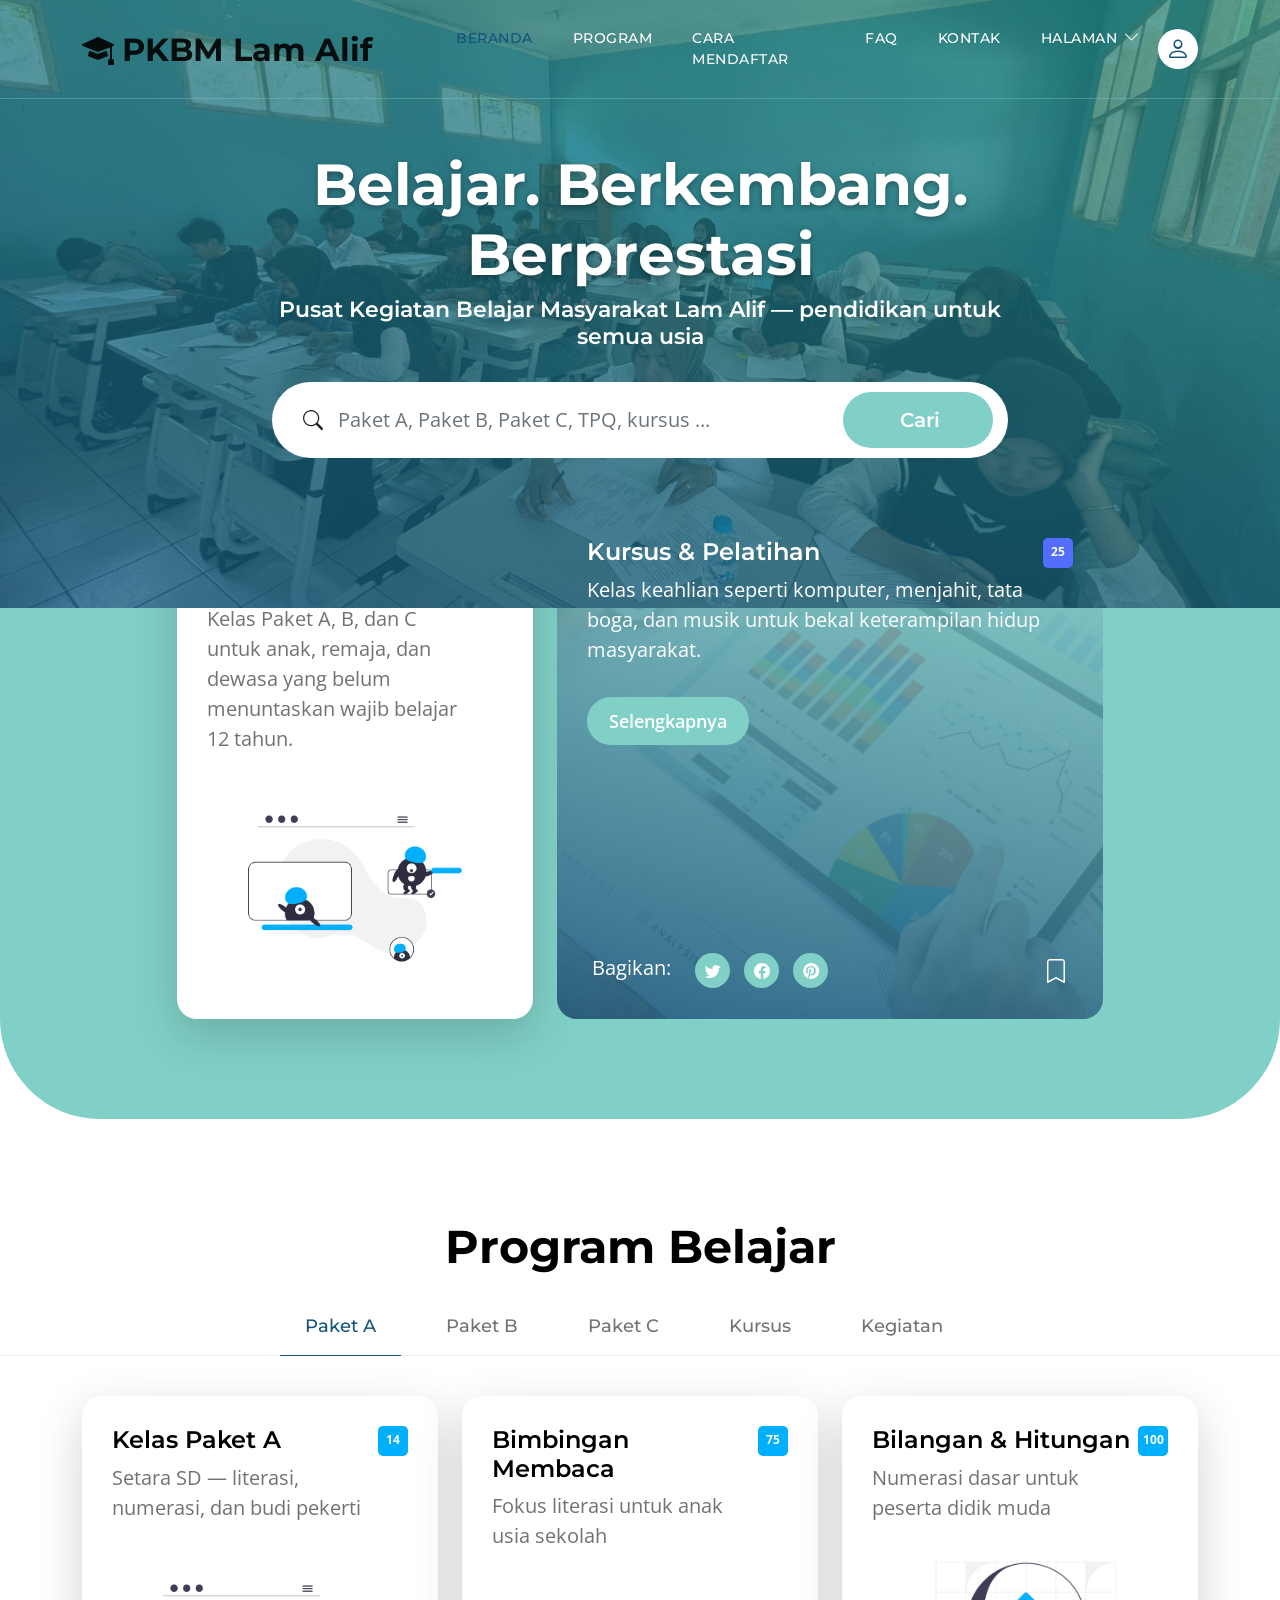
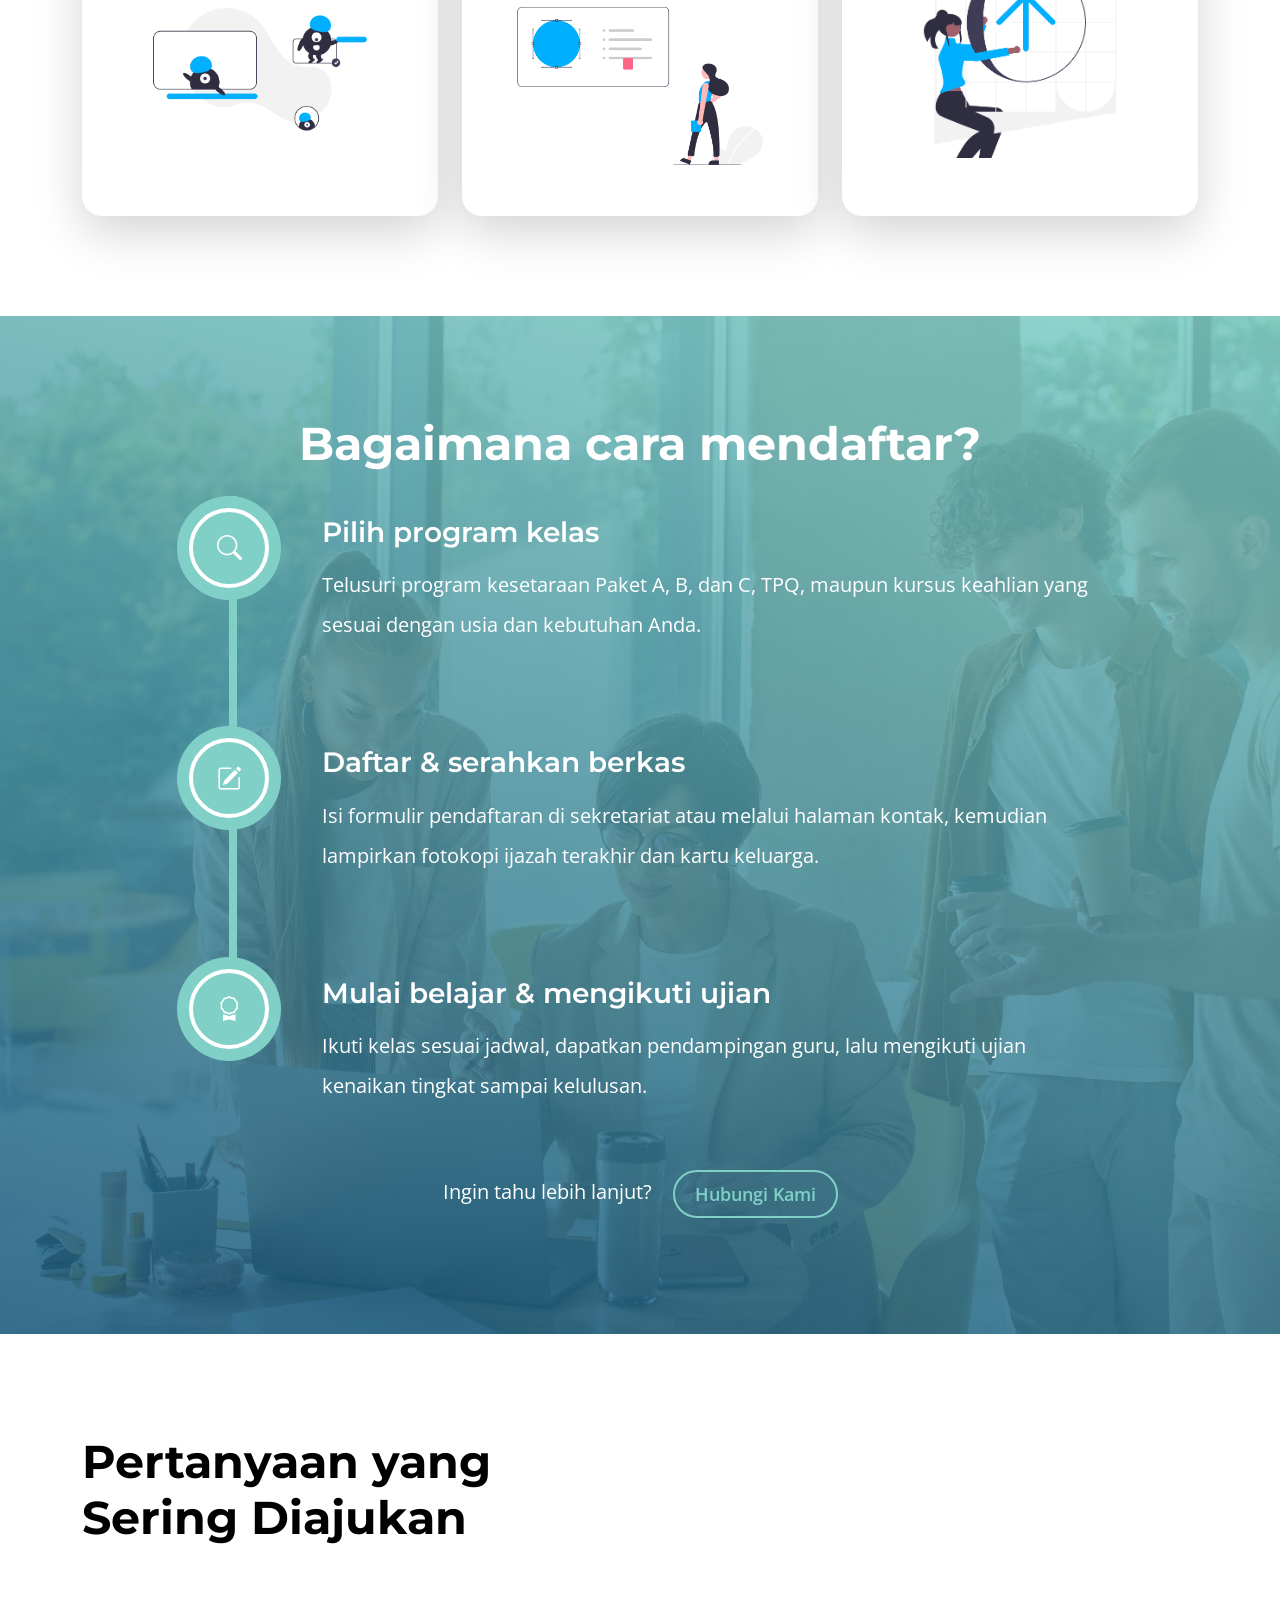
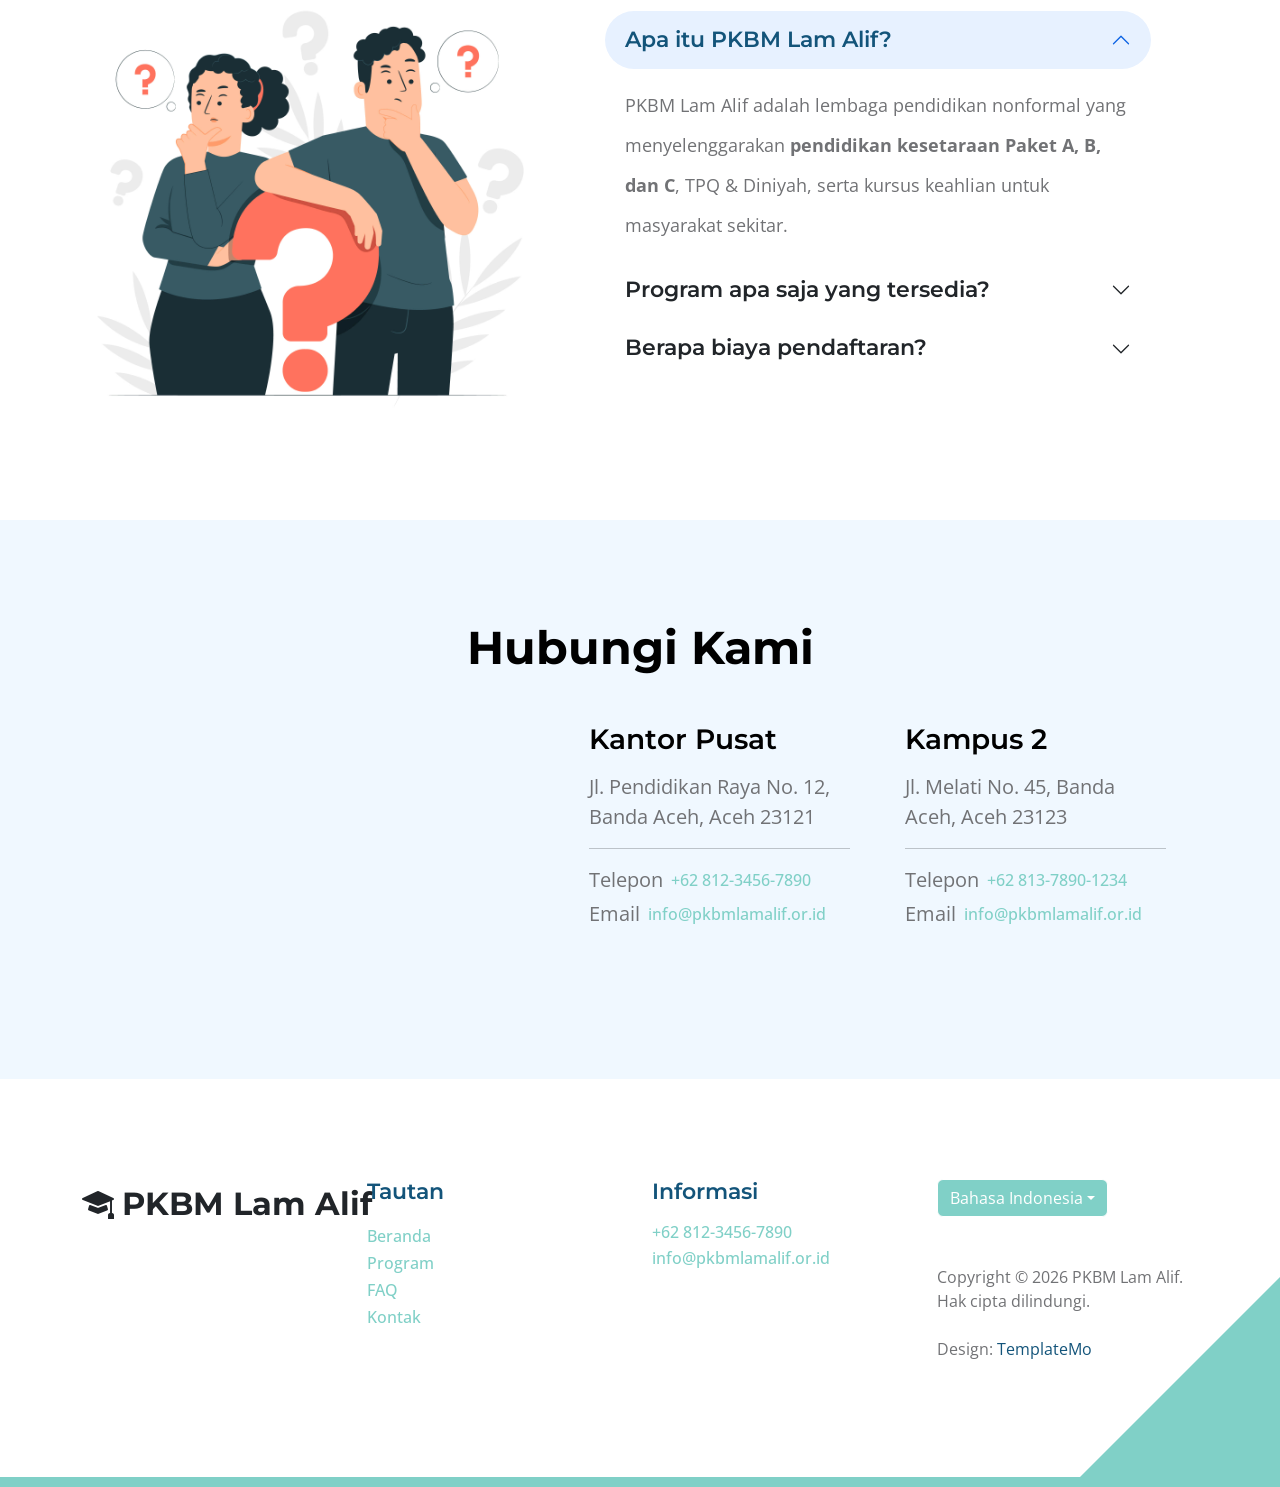
<file: index.html>
<!doctype html>
<html lang="id">
    <head>
        <meta charset="utf-8">
        <meta name="viewport" content="width=device-width, initial-scale=1">

        <meta name="description" content="Website resmi PKBM Lam Alif — Pusat Kegiatan Belajar Masyarakat: pendidikan kesetaraan Paket A, B, C, TPQ, dan kursus keahlian.">
        <meta name="author" content="PKBM Lam Alif">

        <title>PKBM Lam Alif | Pusat Kegiatan Belajar Masyarakat</title>

        <!-- CSS FILES -->        
        <link rel="preconnect" href="https://fonts.googleapis.com">
        
        <link rel="preconnect" href="https://fonts.gstatic.com" crossorigin>

        <link href="https://fonts.googleapis.com/css2?family=Montserrat:wght@500;600;700&family=Open+Sans&display=swap" rel="stylesheet">
                        
        <link href="css/bootstrap.min.css" rel="stylesheet">

        <link href="css/bootstrap-icons.css" rel="stylesheet">

        <link href="css/templatemo-topic-listing.css" rel="stylesheet">      
<!--

TemplateMo 590 topic listing

https://templatemo.com/tm-590-topic-listing

-->
    </head>
    
    <body id="top">

        <main>

            <nav class="navbar navbar-expand-lg">
                <div class="container">
                    <a class="navbar-brand" href="index.html">
                        <i class="bi-mortarboard-fill"></i>
                        <span>PKBM Lam Alif</span>
                    </a>

                    <div class="d-lg-none ms-auto me-4">
                        <a href="#top" class="navbar-icon bi-person smoothscroll"></a>
                    </div>
    
                    <button class="navbar-toggler" type="button" data-bs-toggle="collapse" data-bs-target="#navbarNav" aria-controls="navbarNav" aria-expanded="false" aria-label="Toggle navigasi">
                        <span class="navbar-toggler-icon"></span>
                    </button>
    
                    <div class="collapse navbar-collapse" id="navbarNav">
                        <ul class="navbar-nav ms-lg-5 me-lg-auto">
                            <li class="nav-item">
                                <a class="nav-link click-scroll" href="#section_1">Beranda</a>
                            </li>

                            <li class="nav-item">
                                <a class="nav-link click-scroll" href="#section_2">Program</a>
                            </li>
    
                            <li class="nav-item">
                                <a class="nav-link click-scroll" href="#section_3">Cara Mendaftar</a>
                            </li>

                            <li class="nav-item">
                                <a class="nav-link click-scroll" href="#section_4">FAQ</a>
                            </li>
    
                            <li class="nav-item">
                                <a class="nav-link click-scroll" href="#section_5">Kontak</a>
                            </li>

                            <li class="nav-item dropdown">
                                <a class="nav-link dropdown-toggle" href="#" id="navbarLightDropdownMenuLink" role="button" data-bs-toggle="dropdown" aria-expanded="false">Halaman</a>

                                <ul class="dropdown-menu dropdown-menu-light" aria-labelledby="navbarLightDropdownMenuLink">
                                    <li><a class="dropdown-item" href="topics-listing.html">Program Belajar</a></li>

                                    <li><a class="dropdown-item" href="contact.html">Hubungi Kami</a></li>
                                </ul>
                            </li>
                        </ul>

                        <div class="d-none d-lg-block">
                            <a href="#top" class="navbar-icon bi-person smoothscroll"></a>
                        </div>
                    </div>
                </div>
            </nav>
            

            <section class="hero-section d-flex justify-content-center align-items-center" id="section_1">
                <div class="container">
                    <div class="row">

                        <div class="col-lg-8 col-12 mx-auto">
                            <h1 class="text-white text-center">Belajar. Berkembang. Berprestasi</h1>

                            <h6 class="text-white text-center">Pusat Kegiatan Belajar Masyarakat Lam Alif — pendidikan untuk semua usia</h6>

                            <form method="get" class="custom-form mt-4 pt-2 mb-lg-0 mb-5" role="search">
                                <div class="input-group input-group-lg">
                                    <span class="input-group-text bi-search" id="basic-addon1">
                                        
                                    </span>

                                    <input name="keyword" type="search" class="form-control" id="keyword" placeholder="Paket A, Paket B, Paket C, TPQ, kursus ..." aria-label="Cari program">

                                    <button type="submit" class="form-control">Cari</button>
                                </div>
                            </form>
                        </div>

                    </div>
                </div>
            </section>


            <section class="featured-section">
                <div class="container">
                    <div class="row justify-content-center">

                        <div class="col-lg-4 col-12 mb-4 mb-lg-0">
                            <div class="custom-block bg-white shadow-lg">
                                <a href="topics-detail.html">
                                    <div class="d-flex">
                                        <div>
                                            <h5 class="mb-2">Pendidikan Kesetaraan</h5>

                                            <p class="mb-0">Kelas Paket A, B, dan C untuk anak, remaja, dan dewasa yang belum menuntaskan wajib belajar 12 tahun.</p>
                                        </div>

                                        <span class="badge bg-design rounded-pill ms-auto">14</span>
                                    </div>

                                    <img src="images/topics/undraw_Remote_design_team_re_urdx.png" class="custom-block-image img-fluid" alt="">
                                </a>
                            </div>
                        </div>

                        <div class="col-lg-6 col-12">
                            <div class="custom-block custom-block-overlay">
                                <div class="d-flex flex-column h-100">
                                    <img src="images/businesswoman-using-tablet-analysis.jpg" class="custom-block-image img-fluid" alt="">

                                    <div class="custom-block-overlay-text d-flex">
                                        <div>
                                            <h5 class="text-white mb-2">Kursus &amp; Pelatihan</h5>

                                            <p class="text-white">Kelas keahlian seperti komputer, menjahit, tata boga, dan musik untuk bekal keterampilan hidup masyarakat.</p>

                                            <a href="topics-listing.html" class="btn custom-btn mt-2 mt-lg-3">Selengkapnya</a>
                                        </div>

                                        <span class="badge bg-finance rounded-pill ms-auto">25</span>
                                    </div>

                                    <div class="social-share d-flex">
                                        <p class="text-white me-4">Bagikan:</p>

                                        <ul class="social-icon">
                                            <li class="social-icon-item">
                                                <a href="#" class="social-icon-link bi-twitter"></a>
                                            </li>

                                            <li class="social-icon-item">
                                                <a href="#" class="social-icon-link bi-facebook"></a>
                                            </li>

                                            <li class="social-icon-item">
                                                <a href="#" class="social-icon-link bi-pinterest"></a>
                                            </li>
                                        </ul>

                                        <a href="#" class="custom-icon bi-bookmark ms-auto"></a>
                                    </div>

                                    <div class="section-overlay"></div>
                                </div>
                            </div>
                        </div>

                    </div>
                </div>
            </section>


            <section class="explore-section section-padding" id="section_2">
                <div class="container">
                    <div class="row">

                        <div class="col-12 text-center">
                            <h2 class="mb-4">Program Belajar</h2>
                        </div>

                    </div>
                </div>

                <div class="container-fluid">
                    <div class="row">
                        <ul class="nav nav-tabs" id="myTab" role="tablist">
                            <li class="nav-item" role="presentation">
                                <button class="nav-link active" id="design-tab" data-bs-toggle="tab" data-bs-target="#design-tab-pane" type="button" role="tab" aria-controls="design-tab-pane" aria-selected="true">Paket A</button>
                            </li>

                            <li class="nav-item" role="presentation">
                                <button class="nav-link" id="marketing-tab" data-bs-toggle="tab" data-bs-target="#marketing-tab-pane" type="button" role="tab" aria-controls="marketing-tab-pane" aria-selected="false">Paket B</button>
                            </li>

                            <li class="nav-item" role="presentation">
                                <button class="nav-link" id="finance-tab" data-bs-toggle="tab" data-bs-target="#finance-tab-pane" type="button" role="tab" aria-controls="finance-tab-pane" aria-selected="false">Paket C</button>
                            </li>

                            <li class="nav-item" role="presentation">
                                <button class="nav-link" id="music-tab" data-bs-toggle="tab" data-bs-target="#music-tab-pane" type="button" role="tab" aria-controls="music-tab-pane" aria-selected="false">Kursus</button>
                            </li>

                            <li class="nav-item" role="presentation">
                                <button class="nav-link" id="education-tab" data-bs-toggle="tab" data-bs-target="#education-tab-pane" type="button" role="tab" aria-controls="education-tab-pane" aria-selected="false">Kegiatan</button>
                            </li>
                        </ul>
                    </div>
                </div>

                <div class="container">
                    <div class="row">

                        <div class="col-12">
                            <div class="tab-content" id="myTabContent">
                                <div class="tab-pane fade show active" id="design-tab-pane" role="tabpanel" aria-labelledby="design-tab" tabindex="0">
                                    <div class="row">
                                        <div class="col-lg-4 col-md-6 col-12 mb-4 mb-lg-0">
                                            <div class="custom-block bg-white shadow-lg">
                                                <a href="topics-detail.html">
                                                    <div class="d-flex">
                                                        <div>
                                                            <h5 class="mb-2">Kelas Paket A</h5>

                                                            <p class="mb-0">Setara SD — literasi, numerasi, dan budi pekerti</p>
                                                        </div>

                                                        <span class="badge bg-design rounded-pill ms-auto">14</span>
                                                    </div>

                                                    <img src="images/topics/undraw_Remote_design_team_re_urdx.png" class="custom-block-image img-fluid" alt="">
                                                </a>
                                            </div>
                                        </div>

                                        <div class="col-lg-4 col-md-6 col-12 mb-4 mb-lg-0">
                                            <div class="custom-block bg-white shadow-lg">
                                                <a href="topics-detail.html">
                                                    <div class="d-flex">
                                                        <div>
                                                            <h5 class="mb-2">Bimbingan Membaca</h5>

                                                                <p class="mb-0">Fokus literasi untuk anak usia sekolah</p>
                                                        </div>

                                                        <span class="badge bg-design rounded-pill ms-auto">75</span>
                                                    </div>

                                                    <img src="images/topics/undraw_Redesign_feedback_re_jvm0.png" class="custom-block-image img-fluid" alt="">
                                                </a>
                                            </div>
                                        </div>

                                        <div class="col-lg-4 col-md-6 col-12">
                                            <div class="custom-block bg-white shadow-lg">
                                                <a href="topics-detail.html">
                                                    <div class="d-flex">
                                                        <div>
                                                            <h5 class="mb-2">Bilangan &amp; Hitungan</h5>

                                                                <p class="mb-0">Numerasi dasar untuk peserta didik muda</p>
                                                        </div>

                                                        <span class="badge bg-design rounded-pill ms-auto">100</span>
                                                    </div>

                                                    <img src="images/topics/colleagues-working-cozy-office-medium-shot.png" class="custom-block-image img-fluid" alt="">
                                                </a>
                                            </div>
                                        </div>
                                    </div>
                                </div>

                                <div class="tab-pane fade" id="marketing-tab-pane" role="tabpanel" aria-labelledby="marketing-tab" tabindex="0">
                                    <div class="row">
                                        <div class="col-lg-4 col-md-6 col-12 mb-4 mb-lg-3">
                                                <div class="custom-block bg-white shadow-lg">
                                                    <a href="topics-detail.html">
                                                        <div class="d-flex">
                                                            <div>
                                                                <h5 class="mb-2">Kelas Paket B</h5>

                                                                <p class="mb-0">Setara SMP — bekal pengetahuan umum yang kokoh</p>
                                                            </div>

                                                            <span class="badge bg-advertising rounded-pill ms-auto">30</span>
                                                        </div>

                                                        <img src="images/topics/undraw_online_ad_re_ol62.png" class="custom-block-image img-fluid" alt="">
                                                    </a>
                                                </div>
                                            </div>

                                            <div class="col-lg-4 col-md-6 col-12 mb-4 mb-lg-3">
                                                <div class="custom-block bg-white shadow-lg">
                                                    <a href="topics-detail.html">
                                                        <div class="d-flex">
                                                            <div>
                                                                <h5 class="mb-2">Ilmu Pengetahuan Alam</h5>

                                                                <p class="mb-0">Sains dan lingkungan sekitar</p>
                                                            </div>

                                                            <span class="badge bg-advertising rounded-pill ms-auto">65</span>
                                                        </div>

                                                        <img src="images/topics/undraw_Group_video_re_btu7.png" class="custom-block-image img-fluid" alt="">
                                                    </a>
                                                </div>
                                            </div>

                                            <div class="col-lg-4 col-md-6 col-12">
                                                <div class="custom-block bg-white shadow-lg">
                                                    <a href="topics-detail.html">
                                                        <div class="d-flex">
                                                            <div>
                                                                <h5 class="mb-2">Bahasa Inggris</h5>

                                                                <p class="mb-0">Percakapan dasar dan kosakata</p>
                                                            </div>

                                                            <span class="badge bg-advertising rounded-pill ms-auto">50</span>
                                                        </div>

                                                        <img src="images/topics/undraw_viral_tweet_gndb.png" class="custom-block-image img-fluid" alt="">
                                                    </a>
                                                </div>
                                            </div>
                                        </div>
                                  </div>

                                <div class="tab-pane fade" id="finance-tab-pane" role="tabpanel" aria-labelledby="finance-tab" tabindex="0">   <div class="row">
                                        <div class="col-lg-6 col-md-6 col-12 mb-4 mb-lg-0">
                                            <div class="custom-block bg-white shadow-lg">
                                                <a href="topics-detail.html">
                                                    <div class="d-flex">
                                                        <div>
                                                            <h5 class="mb-2">Persiapan Kelulusan</h5>

                                                            <p class="mb-0">Simulasi ujian dan pendampingan belajar</p>
                                                        </div>

                                                        <span class="badge bg-finance rounded-pill ms-auto">30</span>
                                                    </div>

                                                    <img src="images/topics/undraw_Finance_re_gnv2.png" class="custom-block-image img-fluid" alt="">
                                                </a>
                                            </div>
                                        </div>

                                        <div class="col-lg-6 col-md-6 col-12">
                                            <div class="custom-block custom-block-overlay">
                                                <div class="d-flex flex-column h-100">
                                                    <img src="images/businesswoman-using-tablet-analysis.jpg" class="custom-block-image img-fluid" alt="">

                                                    <div class="custom-block-overlay-text d-flex">
                                                        <div>
                                                            <h5 class="text-white mb-2">Kelas Paket C</h5>

                                                            <p class="text-white">Setara SMA — kelas sore dan malam untuk peserta didik yang sudah bekerja.</p>

                                                            <a href="topics-detail.html" class="btn custom-btn mt-2 mt-lg-3">Selengkapnya</a>
                                                        </div>

                                                        <span class="badge bg-finance rounded-pill ms-auto">25</span>
                                                    </div>

                                                    <div class="social-share d-flex">
                                                        <p class="text-white me-4">Bagikan:</p>

                                                        <ul class="social-icon">
                                                            <li class="social-icon-item">
                                                                <a href="#" class="social-icon-link bi-twitter"></a>
                                                            </li>

                                                            <li class="social-icon-item">
                                                                <a href="#" class="social-icon-link bi-facebook"></a>
                                                            </li>

                                                            <li class="social-icon-item">
                                                                <a href="#" class="social-icon-link bi-pinterest"></a>
                                                            </li>
                                                        </ul>

                                                        <a href="#" class="custom-icon bi-bookmark ms-auto"></a>
                                                    </div>

                                                    <div class="section-overlay"></div>
                                                </div>
                                            </div>
                                        </div>
                                    </div>
                                </div>

                                <div class="tab-pane fade" id="music-tab-pane" role="tabpanel" aria-labelledby="music-tab" tabindex="0">
                                    <div class="row">
                                        <div class="col-lg-4 col-md-6 col-12 mb-4 mb-lg-3">
                                            <div class="custom-block bg-white shadow-lg">
                                                <a href="topics-detail.html">
                                                    <div class="d-flex">
                                                        <div>
                                                            <h5 class="mb-2">Musik &amp; Vokali</h5>

                                                            <p class="mb-0">Les musik untuk bakat dan kreativitas</p>
                                                        </div>

                                                        <span class="badge bg-music rounded-pill ms-auto">45</span>
                                                    </div>

                                                    <img src="images/topics/undraw_Compose_music_re_wpiw.png" class="custom-block-image img-fluid" alt="">
                                                </a>
                                            </div>
                                        </div>

                                        <div class="col-lg-4 col-md-6 col-12 mb-4 mb-lg-3">
                                            <div class="custom-block bg-white shadow-lg">
                                                <a href="topics-detail.html">
                                                    <div class="d-flex">
                                                        <div>
                                                            <h5 class="mb-2">Bimbingan Belajar</h5>

                                                            <p class="mb-0">Pendampingan tugas dan persiapan ujian</p>
                                                        </div>

                                                        <span class="badge bg-music rounded-pill ms-auto">45</span>
                                                    </div>

                                                    <img src="images/topics/undraw_Educator_re_ju47.png" class="custom-block-image img-fluid" alt="">
                                                </a>
                                            </div>
                                        </div>

                                        <div class="col-lg-4 col-md-6 col-12">
                                            <div class="custom-block bg-white shadow-lg">
                                                <a href="topics-detail.html">
                                                    <div class="d-flex">
                                                        <div>
                                                            <h5 class="mb-2">Podcast &amp; Kreasi Konten</h5>

                                                            <p class="mb-0">Literasi digital dan media sosial</p>
                                                        </div>

                                                        <span class="badge bg-music rounded-pill ms-auto">20</span>
                                                    </div>

                                                    <img src="images/topics/undraw_Podcast_audience_re_4i5q.png" class="custom-block-image img-fluid" alt="">
                                                </a>
                                            </div>
                                        </div>
                                    </div>
                                </div>

                                <div class="tab-pane fade" id="education-tab-pane" role="tabpanel" aria-labelledby="education-tab" tabindex="0">
                                    <div class="row">
                                        <div class="col-lg-6 col-md-6 col-12 mb-4 mb-lg-3">
                                            <div class="custom-block bg-white shadow-lg">
                                                <a href="topics-detail.html">
                                                    <div class="d-flex">
                                                        <div>
                                                            <h5 class="mb-2">Wisuda &amp; Kelulusan</h5>

                                                            <p class="mb-0">Perayaan prestasi peserta didik setiap angkatan</p>
                                                        </div>

                                                        <span class="badge bg-education rounded-pill ms-auto">80</span>
                                                    </div>

                                                    <img src="images/topics/undraw_Graduation_re_gthn.png" class="custom-block-image img-fluid" alt="">
                                                </a>
                                            </div>
                                        </div>

                                        <div class="col-lg-6 col-md-6 col-12">
                                            <div class="custom-block bg-white shadow-lg">
                                                <a href="topics-detail.html">
                                                    <div class="d-flex">
                                                        <div>
                                                            <h5 class="mb-2">Pentas Seni &amp; Kegiatan</h5>

                                                            <p class="mb-0">Agenda rutin warga sekolah</p>
                                                        </div>

                                                        <span class="badge bg-education rounded-pill ms-auto">75</span>
                                                    </div>

                                                    <img src="images/topics/undraw_happy_music_g6wc.png" class="custom-block-image img-fluid" alt="">
                                                </a>
                                            </div>
                                        </div>
                                    </div>
                                </div>
                            </div>

                    </div>
                </div>
            </section>


            <section class="timeline-section section-padding" id="section_3">
                <div class="section-overlay"></div>

                <div class="container">
                    <div class="row">

                        <div class="col-12 text-center">
                            <h2 class="text-white mb-4">Bagaimana cara mendaftar?</h2>
                        </div>

                        <div class="col-lg-10 col-12 mx-auto">
                            <div class="timeline-container">
                                <ul class="vertical-scrollable-timeline" id="vertical-scrollable-timeline">
                                    <div class="list-progress">
                                        <div class="inner"></div>
                                    </div>

                                    <li>
                                        <h4 class="text-white mb-3">Pilih program kelas</h4>

                                        <p class="text-white">Telusuri program kesetaraan Paket A, B, dan C, TPQ, maupun kursus keahlian yang sesuai dengan usia dan kebutuhan Anda.</p>

                                        <div class="icon-holder">
                                          <i class="bi-search"></i>
                                        </div>
                                    </li>
                                    
                                    <li>
                                        <h4 class="text-white mb-3">Daftar &amp; serahkan berkas</h4>

                                        <p class="text-white">Isi formulir pendaftaran di sekretariat atau melalui halaman kontak, kemudian lampirkan fotokopi ijazah terakhir dan kartu keluarga.</p>

                                        <div class="icon-holder">
                                          <i class="bi-pencil-square"></i>
                                        </div>
                                    </li>

                                    <li>
                                        <h4 class="text-white mb-3">Mulai belajar &amp; mengikuti ujian</h4>

                                        <p class="text-white">Ikuti kelas sesuai jadwal, dapatkan pendampingan guru, lalu mengikuti ujian kenaikan tingkat sampai kelulusan.</p>

                                        <div class="icon-holder">
                                          <i class="bi-award"></i>
                                        </div>
                                    </li>
                                </ul>
                            </div>
                        </div>

                        <div class="col-12 text-center mt-5">
                            <p class="text-white">
                                Ingin tahu lebih lanjut?
                                <a href="contact.html" class="btn custom-btn custom-border-btn ms-3">Hubungi Kami</a>
                            </p>
                        </div>
                    </div>
                </div>
            </section>


            <section class="faq-section section-padding" id="section_4">
                <div class="container">
                    <div class="row">

                        <div class="col-lg-6 col-12">
                            <h2 class="mb-4">Pertanyaan yang Sering Diajukan</h2>
                        </div>

                        <div class="clearfix"></div>

                        <div class="col-lg-5 col-12">
                            <img src="images/faq_graphic.jpg" class="img-fluid" alt="FAQ">
                        </div>

                        <div class="col-lg-6 col-12 m-auto">
                            <div class="accordion" id="accordionExample">
                                <div class="accordion-item">
                                    <h2 class="accordion-header" id="headingOne">
                                        <button class="accordion-button" type="button" data-bs-toggle="collapse" data-bs-target="#collapseOne" aria-expanded="true" aria-controls="collapseOne">
                                        Apa itu PKBM Lam Alif?
                                        </button>
                                    </h2>

                                    <div id="collapseOne" class="accordion-collapse collapse show" aria-labelledby="headingOne" data-bs-parent="#accordionExample">
                                        <div class="accordion-body">
                                            PKBM Lam Alif adalah lembaga pendidikan nonformal yang menyelenggarakan <strong>pendidikan kesetaraan Paket A, B, dan C</strong>, TPQ &amp; Diniyah, serta kursus keahlian untuk masyarakat sekitar.
                                        </div>
                                    </div>
                                </div>

                                <div class="accordion-item">
                                    <h2 class="accordion-header" id="headingTwo">
                                        <button class="accordion-button collapsed" type="button" data-bs-toggle="collapse" data-bs-target="#collapseTwo" aria-expanded="false" aria-controls="collapseTwo">
                                        Program apa saja yang tersedia?
                                    </button>
                                    </h2>

                                    <div id="collapseTwo" class="accordion-collapse collapse" aria-labelledby="headingTwo" data-bs-parent="#accordionExample">
                                        <div class="accordion-body">
                                            Tersedia kelas kesetaraan <strong>Paket A, B, dan C</strong>, kelas TPQ &amp; Diniyah, serta kursus seperti komputer, musik, dan bimbingan belajar.
                                        </div>
                                    </div>
                                </div>

                                <div class="accordion-item">
                                    <h2 class="accordion-header" id="headingThree">
                                        <button class="accordion-button collapsed" type="button" data-bs-toggle="collapse" data-bs-target="#collapseThree" aria-expanded="false" aria-controls="collapseThree">
                                        Berapa biaya pendaftaran?
                                    </button>
                                    </h2>

                                    <div id="collapseThree" class="accordion-collapse collapse" aria-labelledby="headingThree" data-bs-parent="#accordionExample">
                                        <div class="accordion-body">
                                            Biaya berbeda untuk setiap program. Silakan hubungi sekretariat untuk rincian biaya pendaftaran, cicilan bulanan, dan keringanan bagi keluarga prasejahtera.
                                        </div>
                                    </div>
                                </div>
                            </div>
                        </div>

                    </div>
                </div>
            </section>


            <section class="contact-section section-padding section-bg" id="section_5">
                <div class="container">
                    <div class="row">

                        <div class="col-lg-12 col-12 text-center">
                            <h2 class="mb-5">Hubungi Kami</h2>
                        </div>

                        <div class="col-lg-5 col-12 mb-4 mb-lg-0">
                            <iframe class="google-map" src="https://www.google.com/maps?q=PKBM+Lam+Alif+Indonesia&output=embed" width="100%" height="250" style="border:0;" allowfullscreen="" loading="lazy" referrerpolicy="no-referrer-when-downgrade"></iframe>
                        </div>

                        <div class="col-lg-3 col-md-6 col-12 mb-3 mb-lg- mb-md-0 ms-auto">
                            <h4 class="mb-3">Kantor Pusat</h4>

                            <p>Jl. Pendidikan Raya No. 12, Banda Aceh, Aceh 23121</p>

                            <hr>

                            <p class="d-flex align-items-center mb-1">
                                <span class="me-2">Telepon</span>

                                <a href="tel:+6281234567890" class="site-footer-link">
                                    +62 812-3456-7890
                                </a>
                            </p>

                            <p class="d-flex align-items-center">
                                <span class="me-2">Email</span>

                                <a href="mailto:info@pkbmlamalif.or.id" class="site-footer-link">
                                    info@pkbmlamalif.or.id
                                </a>
                            </p>
                        </div>

                        <div class="col-lg-3 col-md-6 col-12 mx-auto">
                            <h4 class="mb-3">Kampus 2</h4>

                            <p>Jl. Melati No. 45, Banda Aceh, Aceh 23123</p>

                            <hr>

                            <p class="d-flex align-items-center mb-1">
                                <span class="me-2">Telepon</span>

                                <a href="tel:+6281378901234" class="site-footer-link">
                                    +62 813-7890-1234
                                </a>
                            </p>

                            <p class="d-flex align-items-center">
                                <span class="me-2">Email</span>

                                <a href="mailto:info@pkbmlamalif.or.id" class="site-footer-link">
                                    info@pkbmlamalif.or.id
                                </a>
                            </p>
                        </div>

                    </div>
                </div>
            </section>
        </main>

<footer class="site-footer section-padding">
            <div class="container">
                <div class="row">

                    <div class="col-lg-3 col-12 mb-4 pb-2">
                        <a class="navbar-brand mb-2" href="index.html">
                            <i class="bi-mortarboard-fill"></i>
                            <span>PKBM Lam Alif</span>
                        </a>
                    </div>

                    <div class="col-lg-3 col-md-4 col-6">
                        <h6 class="site-footer-title mb-3">Tautan</h6>

                        <ul class="site-footer-links">
                            <li class="site-footer-link-item">
                                <a href="index.html#section_1" class="site-footer-link">Beranda</a>
                            </li>

                            <li class="site-footer-link-item">
                                <a href="index.html#section_2" class="site-footer-link">Program</a>
                            </li>

                            <li class="site-footer-link-item">
                                <a href="index.html#section_4" class="site-footer-link">FAQ</a>
                            </li>

                            <li class="site-footer-link-item">
                                <a href="index.html#section_5" class="site-footer-link">Kontak</a>
                            </li>
                        </ul>
                    </div>

                    <div class="col-lg-3 col-md-4 col-6 mb-4 mb-lg-0">
                        <h6 class="site-footer-title mb-3">Informasi</h6>

                        <p class="text-white d-flex mb-1">
                            <a href="tel:+6281234567890" class="site-footer-link">
                                +62 812-3456-7890
                            </a>
                        </p>

                        <p class="text-white d-flex">
                            <a href="mailto:info@pkbmlamalif.or.id" class="site-footer-link">
                                info@pkbmlamalif.or.id
                            </a>
                        </p>
                    </div>

                    <div class="col-lg-3 col-md-4 col-12 mt-4 mt-lg-0 ms-auto">
                        <div class="dropdown">
                            <button class="btn btn-secondary dropdown-toggle" type="button" data-bs-toggle="dropdown" aria-expanded="false">
                            Bahasa Indonesia</button>

                            <ul class="dropdown-menu">
                                <li><button class="dropdown-item" type="button">English</button></li>

                                <li><button class="dropdown-item" type="button">Melayu</button></li>

                                <li><button class="dropdown-item" type="button">Aceh</button></li>
                            </ul>
                        </div>

                        <p class="copyright-text mt-lg-5 mt-4">Copyright © 2026 PKBM Lam Alif. Hak cipta dilindungi.
                        <br><br>Design: <a rel="nofollow" href="https://templatemo.com" target="_blank">TemplateMo</a></p>
                        
                    </div>

                </div>
            </div>
        </footer>


        <!-- JAVASCRIPT FILES -->
        <script src="js/jquery.min.js"></script>
        <script src="js/bootstrap.bundle.min.js"></script>
        <script src="js/jquery.sticky.js"></script>
        <script src="js/click-scroll.js"></script>
        <script src="js/custom.js"></script>

    </body>
</html>
</file>
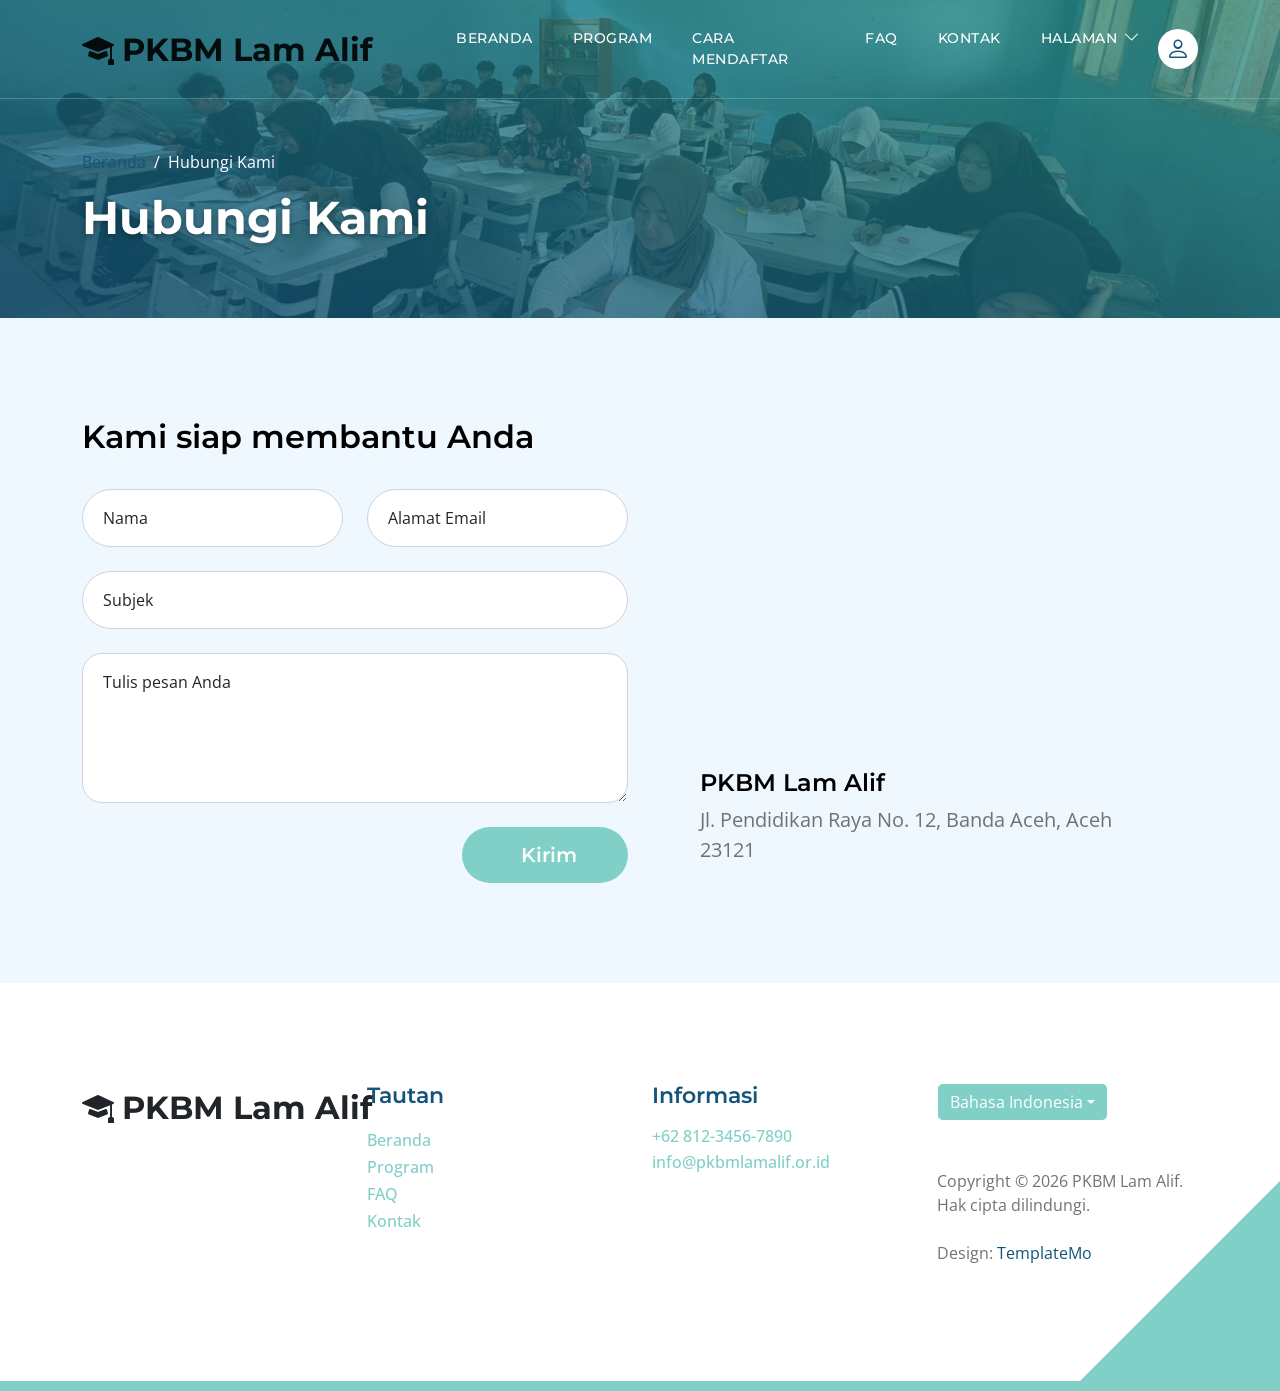
<file: contact.html>
<!doctype html>
<html lang="id">
    <head>
        <meta charset="utf-8">
        <meta name="viewport" content="width=device-width, initial-scale=1">

        <meta name="description" content="Hubungi sekretariat PKBM Lam Alif — formulir pertanyaan, alamat, telepon, dan email.">
        <meta name="author" content="PKBM Lam Alif">

        <title>Hubungi Kami | PKBM Lam Alif</title>

        <!-- CSS FILES -->        
        <link rel="preconnect" href="https://fonts.googleapis.com">
        
        <link rel="preconnect" href="https://fonts.gstatic.com" crossorigin>

        <link href="https://fonts.googleapis.com/css2?family=Montserrat:wght@500;600;700&family=Open+Sans&display=swap" rel="stylesheet">
                        
        <link href="css/bootstrap.min.css" rel="stylesheet">

        <link href="css/bootstrap-icons.css" rel="stylesheet">

        <link href="css/templatemo-topic-listing.css" rel="stylesheet">
<!--

TemplateMo 590 topic listing

https://templatemo.com/tm-590-topic-listing

-->
    </head>
    
    <body class="topics-listing-page" id="top">

        <main>

            <nav class="navbar navbar-expand-lg">
                <div class="container">
                    <a class="navbar-brand" href="index.html">
                        <i class="bi-mortarboard-fill"></i>
                        <span>PKBM Lam Alif</span>
                    </a>

                    <div class="d-lg-none ms-auto me-4">
                        <a href="#top" class="navbar-icon bi-person smoothscroll"></a>
                    </div>
    
                    <button class="navbar-toggler" type="button" data-bs-toggle="collapse" data-bs-target="#navbarNav" aria-controls="navbarNav" aria-expanded="false" aria-label="Toggle navigasi">
                        <span class="navbar-toggler-icon"></span>
                    </button>
    
                    <div class="collapse navbar-collapse" id="navbarNav">
                        <ul class="navbar-nav ms-lg-5 me-lg-auto">
                            <li class="nav-item">
                                <a class="nav-link click-scroll" href="index.html#section_1">Beranda</a>
                            </li>

                            <li class="nav-item">
                                <a class="nav-link click-scroll" href="index.html#section_2">Program</a>
                            </li>
    
                            <li class="nav-item">
                                <a class="nav-link click-scroll" href="index.html#section_3">Cara Mendaftar</a>
                            </li>

                            <li class="nav-item">
                                <a class="nav-link click-scroll" href="index.html#section_4">FAQ</a>
                            </li>
    
                            <li class="nav-item">
                                <a class="nav-link click-scroll" href="index.html#section_5">Kontak</a>
                            </li>

                            <li class="nav-item dropdown">
                                <a class="nav-link dropdown-toggle" href="#" id="navbarLightDropdownMenuLink" role="button" data-bs-toggle="dropdown" aria-expanded="false">Halaman</a>

                                <ul class="dropdown-menu dropdown-menu-light" aria-labelledby="navbarLightDropdownMenuLink">
                                    <li><a class="dropdown-item" href="topics-listing.html">Program Belajar</a></li>

                                    <li><a class="dropdown-item active" href="contact.html">Hubungi Kami</a></li>
                                </ul>
                            </li>
                        </ul>

                        <div class="d-none d-lg-block">
                            <a href="#top" class="navbar-icon bi-person smoothscroll"></a>
                        </div>
                    </div>
                </div>
            </nav>


            <header class="site-header d-flex flex-column justify-content-center align-items-center">
                <div class="container">
                    <div class="row align-items-center">

                        <div class="col-lg-5 col-12">
                            <nav aria-label="breadcrumb">
                                <ol class="breadcrumb">
                                    <li class="breadcrumb-item"><a href="index.html">Beranda</a></li>

                                    <li class="breadcrumb-item active" aria-current="page">Hubungi Kami</li>
                                </ol>
                            </nav>

                            <h2 class="text-white">Hubungi Kami</h2>
                        </div>

                    </div>
                </div>
            </header>


            <section class="section-padding section-bg">
                <div class="container">
                    <div class="row">

                        <div class="col-lg-12 col-12">
                            <h3 class="mb-4 pb-2">Kami siap membantu Anda</h3>
                        </div>

                        <div class="col-lg-6 col-12">
                            <form action="#" method="post" class="custom-form contact-form" role="form">
                                <div class="row">
                                    <div class="col-lg-6 col-md-6 col-12">
                                        <div class="form-floating">
                                            <input type="text" name="name" id="name" class="form-control" placeholder="Nama" required="">
                                            
                                            <label for="name">Nama</label>
                                        </div>
                                    </div>

                                    <div class="col-lg-6 col-md-6 col-12"> 
                                        <div class="form-floating">
                                            <input type="email" name="email" id="email" pattern="[^ @]*@[^ @]*" class="form-control" placeholder="Alamat Email" required="">
                                            
                                            <label for="email">Alamat Email</label>
                                        </div>
                                    </div>

                                    <div class="col-lg-12 col-12">
                                        <div class="form-floating">
                                            <input type="text" name="subject" id="subject" class="form-control" placeholder="Subjek" required="">
                                            
                                            <label for="subject">Subjek</label>
                                        </div>

                                        <div class="form-floating">
                                            <textarea class="form-control" id="message" name="message" placeholder="Tulis pesan Anda"></textarea>
                                            
                                            <label for="message">Tulis pesan Anda</label>
                                        </div>
                                    </div>

                                    <div class="col-lg-4 col-12 ms-auto">
                                        <button type="submit" class="form-control">Kirim</button>
                                    </div>

                                </div>
                            </form>
                        </div>

                        <div class="col-lg-5 col-12 mx-auto mt-5 mt-lg-0">
                            <iframe class="google-map" src="https://www.google.com/maps?q=PKBM+Lam+Alif+Indonesia&output=embed" width="100%" height="250" style="border:0;" allowfullscreen="" loading="lazy" referrerpolicy="no-referrer-when-downgrade"></iframe>

                            <h5 class="mt-4 mb-2">PKBM Lam Alif</h5>

                            <p>Jl. Pendidikan Raya No. 12, Banda Aceh, Aceh 23121</p>
                        </div>

                    </div>
                </div>
            </section>
        </main>

        <footer class="site-footer section-padding">
            <div class="container">
                <div class="row">

                    <div class="col-lg-3 col-12 mb-4 pb-2">
                        <a class="navbar-brand mb-2" href="index.html">
                            <i class="bi-mortarboard-fill"></i>
                            <span>PKBM Lam Alif</span>
                        </a>
                    </div>

                    <div class="col-lg-3 col-md-4 col-6">
                        <h6 class="site-footer-title mb-3">Tautan</h6>

                        <ul class="site-footer-links">
                            <li class="site-footer-link-item">
                                <a href="index.html#section_1" class="site-footer-link">Beranda</a>
                            </li>

                            <li class="site-footer-link-item">
                                <a href="index.html#section_2" class="site-footer-link">Program</a>
                            </li>

                            <li class="site-footer-link-item">
                                <a href="index.html#section_4" class="site-footer-link">FAQ</a>
                            </li>

                            <li class="site-footer-link-item">
                                <a href="index.html#section_5" class="site-footer-link">Kontak</a>
                            </li>
                        </ul>
                    </div>

                    <div class="col-lg-3 col-md-4 col-6 mb-4 mb-lg-0">
                        <h6 class="site-footer-title mb-3">Informasi</h6>

                        <p class="text-white d-flex mb-1">
                            <a href="tel:+6281234567890" class="site-footer-link">
                                +62 812-3456-7890
                            </a>
                        </p>

                        <p class="text-white d-flex">
                            <a href="mailto:info@pkbmlamalif.or.id" class="site-footer-link">
                                info@pkbmlamalif.or.id
                            </a>
                        </p>
                    </div>

                    <div class="col-lg-3 col-md-4 col-12 mt-4 mt-lg-0 ms-auto">
                        <div class="dropdown">
                            <button class="btn btn-secondary dropdown-toggle" type="button" data-bs-toggle="dropdown" aria-expanded="false">
                            Bahasa Indonesia</button>

                            <ul class="dropdown-menu">
                                <li><button class="dropdown-item" type="button">English</button></li>

                                <li><button class="dropdown-item" type="button">Melayu</button></li>

                                <li><button class="dropdown-item" type="button">Aceh</button></li>
                            </ul>
                        </div>

                        <p class="copyright-text mt-lg-5 mt-4">Copyright © 2026 PKBM Lam Alif. Hak cipta dilindungi.
                        <br><br>Design: <a rel="nofollow" href="https://templatemo.com" target="_blank">TemplateMo</a></p>
                        
                    </div>

                </div>
            </div>
        </footer>

        <!-- JAVASCRIPT FILES -->
        <script src="js/jquery.min.js"></script>
        <script src="js/bootstrap.bundle.min.js"></script>
        <script src="js/jquery.sticky.js"></script>
        <script src="js/custom.js"></script>

    </body>
</html>
</file>
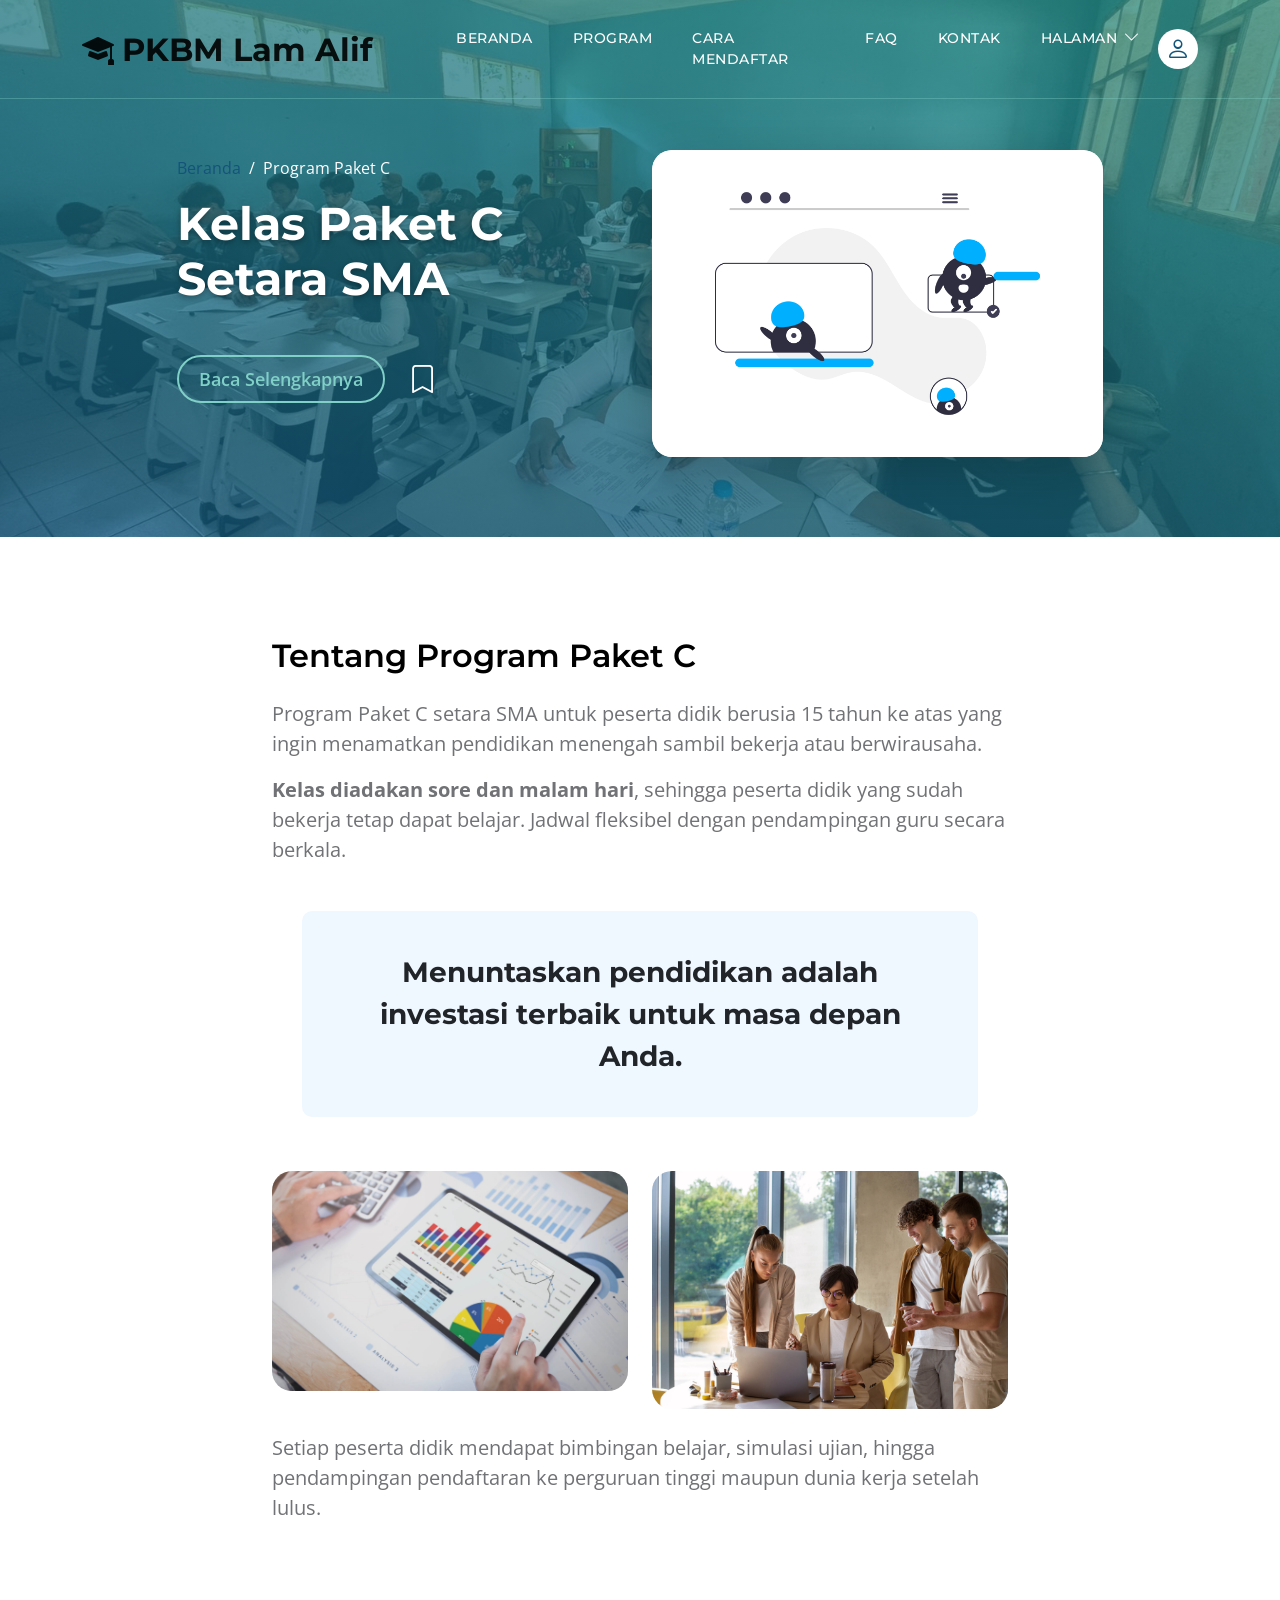
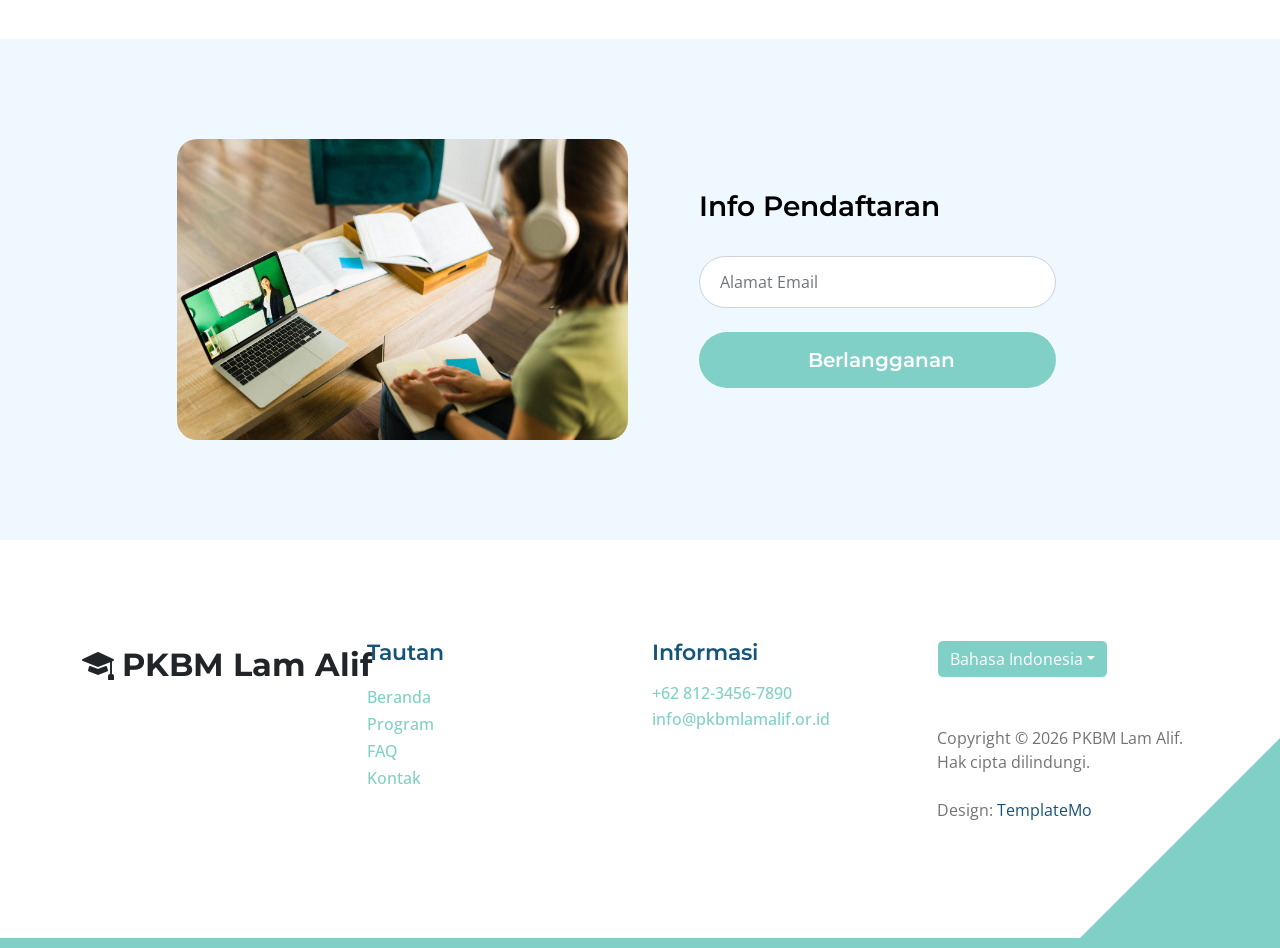
<file: topics-detail.html>
<!doctype html>
<html lang="id">
    <head>
        <meta charset="utf-8">
        <meta name="viewport" content="width=device-width, initial-scale=1">

        <meta name="description" content="Informasi lengkap program Pendidikan Kesetaraan Paket C (setara SMA) di PKBM Lam Alif.">
        <meta name="author" content="PKBM Lam Alif">

        <title>Program Paket C | PKBM Lam Alif</title>

        <!-- CSS FILES -->        
        <link rel="preconnect" href="https://fonts.googleapis.com">
        
        <link rel="preconnect" href="https://fonts.gstatic.com" crossorigin>

        <link href="https://fonts.googleapis.com/css2?family=Montserrat:wght@500;600;700&family=Open+Sans&display=swap" rel="stylesheet">
                        
        <link href="css/bootstrap.min.css" rel="stylesheet">

        <link href="css/bootstrap-icons.css" rel="stylesheet">

        <link href="css/templatemo-topic-listing.css" rel="stylesheet">
<!--

TemplateMo 590 topic listing

https://templatemo.com/tm-590-topic-listing

-->
    </head>
    
    <body id="top">

        <main>

            <nav class="navbar navbar-expand-lg">
                <div class="container">
                    <a class="navbar-brand" href="index.html">
                        <i class="bi-mortarboard-fill"></i>
                        <span>PKBM Lam Alif</span>
                    </a>

                    <div class="d-lg-none ms-auto me-4">
                        <a href="#top" class="navbar-icon bi-person smoothscroll"></a>
                    </div>
    
                    <button class="navbar-toggler" type="button" data-bs-toggle="collapse" data-bs-target="#navbarNav" aria-controls="navbarNav" aria-expanded="false" aria-label="Toggle navigasi">
                        <span class="navbar-toggler-icon"></span>
                    </button>
    
                    <div class="collapse navbar-collapse" id="navbarNav">
                        <ul class="navbar-nav ms-lg-5 me-lg-auto">
                            <li class="nav-item">
                                <a class="nav-link click-scroll" href="index.html#section_1">Beranda</a>
                            </li>

                            <li class="nav-item">
                                <a class="nav-link click-scroll" href="index.html#section_2">Program</a>
                            </li>
    
                            <li class="nav-item">
                                <a class="nav-link click-scroll" href="index.html#section_3">Cara Mendaftar</a>
                            </li>

                            <li class="nav-item">
                                <a class="nav-link click-scroll" href="index.html#section_4">FAQ</a>
                            </li>
    
                            <li class="nav-item">
                                <a class="nav-link click-scroll" href="index.html#section_5">Kontak</a>
                            </li>

                            <li class="nav-item dropdown">
                                <a class="nav-link dropdown-toggle" href="#" id="navbarLightDropdownMenuLink" role="button" data-bs-toggle="dropdown" aria-expanded="false">Halaman</a>

                                <ul class="dropdown-menu dropdown-menu-light" aria-labelledby="navbarLightDropdownMenuLink">
                                    <li><a class="dropdown-item" href="topics-listing.html">Program Belajar</a></li>

                                    <li><a class="dropdown-item" href="contact.html">Hubungi Kami</a></li>
                                </ul>
                            </li>
                        </ul>

                        <div class="d-none d-lg-block">
                            <a href="#top" class="navbar-icon bi-person smoothscroll"></a>
                        </div>
                    </div>
                </div>
            </nav>
            

            <header class="site-header d-flex flex-column justify-content-center align-items-center">
                <div class="container">
                    <div class="row justify-content-center align-items-center">

                        <div class="col-lg-5 col-12 mb-5">
                            <nav aria-label="breadcrumb">
                                <ol class="breadcrumb">
                                    <li class="breadcrumb-item"><a href="index.html">Beranda</a></li>

                                    <li class="breadcrumb-item active" aria-current="page">Program Paket C</li>
                                </ol>
                            </nav>

                            <h2 class="text-white">Kelas Paket C <br> Setara SMA</h2>

                            <div class="d-flex align-items-center mt-5">
                                <a href="#topics-detail" class="btn custom-btn custom-border-btn smoothscroll me-4">Baca Selengkapnya</a>

                                <a href="#top" class="custom-icon bi-bookmark smoothscroll"></a>
                            </div>
                        </div>

                        <div class="col-lg-5 col-12">
                            <div class="topics-detail-block bg-white shadow-lg">
                                <img src="images/topics/undraw_Remote_design_team_re_urdx.png" class="topics-detail-block-image img-fluid">
                            </div>
                        </div>

                    </div>
                </div>
            </header>


            <section class="topics-detail-section section-padding" id="topics-detail">
                <div class="container">
                    <div class="row">

                        <div class="col-lg-8 col-12 m-auto">
                            <h3 class="mb-4">Tentang Program Paket C</h3>

                            <p>Program Paket C setara SMA untuk peserta didik berusia 15 tahun ke atas yang ingin menamatkan pendidikan menengah sambil bekerja atau berwirausaha.</p>

                            <p><strong>Kelas diadakan sore dan malam hari</strong>, sehingga peserta didik yang sudah bekerja tetap dapat belajar. Jadwal fleksibel dengan pendampingan guru secara berkala.</p>

                            <blockquote>
                                Menuntaskan pendidikan adalah investasi terbaik untuk masa depan Anda.
                            </blockquote>

                            <div class="row my-4">
                                <div class="col-lg-6 col-md-6 col-12">
                                    <img src="images/businesswoman-using-tablet-analysis.jpg" class="topics-detail-block-image img-fluid" alt="Suasana belajar">
                                </div>

                                <div class="col-lg-6 col-md-6 col-12 mt-4 mt-lg-0 mt-md-0">
                                    <img src="images/colleagues-working-cozy-office-medium-shot.jpg" class="topics-detail-block-image img-fluid" alt="Diskusi peserta didik">
                                </div>
                            </div>

                            <p>Setiap peserta didik mendapat bimbingan belajar, simulasi ujian, hingga pendampingan pendaftaran ke perguruan tinggi maupun dunia kerja setelah lulus.</p>
                        </div>

                    </div>
                </div>
            </section>


            <section class="section-padding section-bg">
                <div class="container">
                    <div class="row justify-content-center">

                        <div class="col-lg-5 col-12">
                            <img src="images/rear-view-young-college-student.jpg" class="newsletter-image img-fluid" alt="">
                        </div>

                        <div class="col-lg-5 col-12 subscribe-form-wrap d-flex justify-content-center align-items-center">
                            <form class="custom-form subscribe-form" action="#" method="post" role="form">
                                <h4 class="mb-4 pb-2">Info Pendaftaran</h4>

                                <input type="email" name="subscribe-email" id="subscribe-email" pattern="[^ @]*@[^ @]*" class="form-control" placeholder="Alamat Email" required="">

                                <div class="col-lg-12 col-12">
                                    <button type="submit" class="form-control">Berlangganan</button>
                                </div>
                            </form>
                        </div>

                    </div>
                </div>
            </section>
        </main>
		
        <footer class="site-footer section-padding">
            <div class="container">
                <div class="row">

                    <div class="col-lg-3 col-12 mb-4 pb-2">
                        <a class="navbar-brand mb-2" href="index.html">
                            <i class="bi-mortarboard-fill"></i>
                            <span>PKBM Lam Alif</span>
                        </a>
                    </div>

                    <div class="col-lg-3 col-md-4 col-6">
                        <h6 class="site-footer-title mb-3">Tautan</h6>

                        <ul class="site-footer-links">
                            <li class="site-footer-link-item">
                                <a href="index.html#section_1" class="site-footer-link">Beranda</a>
                            </li>

                            <li class="site-footer-link-item">
                                <a href="index.html#section_2" class="site-footer-link">Program</a>
                            </li>

                            <li class="site-footer-link-item">
                                <a href="index.html#section_4" class="site-footer-link">FAQ</a>
                            </li>

                            <li class="site-footer-link-item">
                                <a href="index.html#section_5" class="site-footer-link">Kontak</a>
                            </li>
                        </ul>
                    </div>

                    <div class="col-lg-3 col-md-4 col-6 mb-4 mb-lg-0">
                        <h6 class="site-footer-title mb-3">Informasi</h6>

                        <p class="text-white d-flex mb-1">
                            <a href="tel:+6281234567890" class="site-footer-link">
                                +62 812-3456-7890
                            </a>
                        </p>

                        <p class="text-white d-flex">
                            <a href="mailto:info@pkbmlamalif.or.id" class="site-footer-link">
                                info@pkbmlamalif.or.id
                            </a>
                        </p>
                    </div>

                    <div class="col-lg-3 col-md-4 col-12 mt-4 mt-lg-0 ms-auto">
                        <div class="dropdown">
                            <button class="btn btn-secondary dropdown-toggle" type="button" data-bs-toggle="dropdown" aria-expanded="false">
                            Bahasa Indonesia</button>

                            <ul class="dropdown-menu">
                                <li><button class="dropdown-item" type="button">English</button></li>

                                <li><button class="dropdown-item" type="button">Melayu</button></li>

                                <li><button class="dropdown-item" type="button">Aceh</button></li>
                            </ul>
                        </div>

                        <p class="copyright-text mt-lg-5 mt-4">Copyright © 2026 PKBM Lam Alif. Hak cipta dilindungi.
                        <br><br>Design: <a rel="nofollow" href="https://templatemo.com" target="_blank">TemplateMo</a></p>
                        
                    </div>

                </div>
            </div>
        </footer>

        <!-- JAVASCRIPT FILES -->
        <script src="js/jquery.min.js"></script>
        <script src="js/bootstrap.bundle.min.js"></script>
        <script src="js/jquery.sticky.js"></script>
        <script src="js/custom.js"></script>

    </body>
</html>
</file>
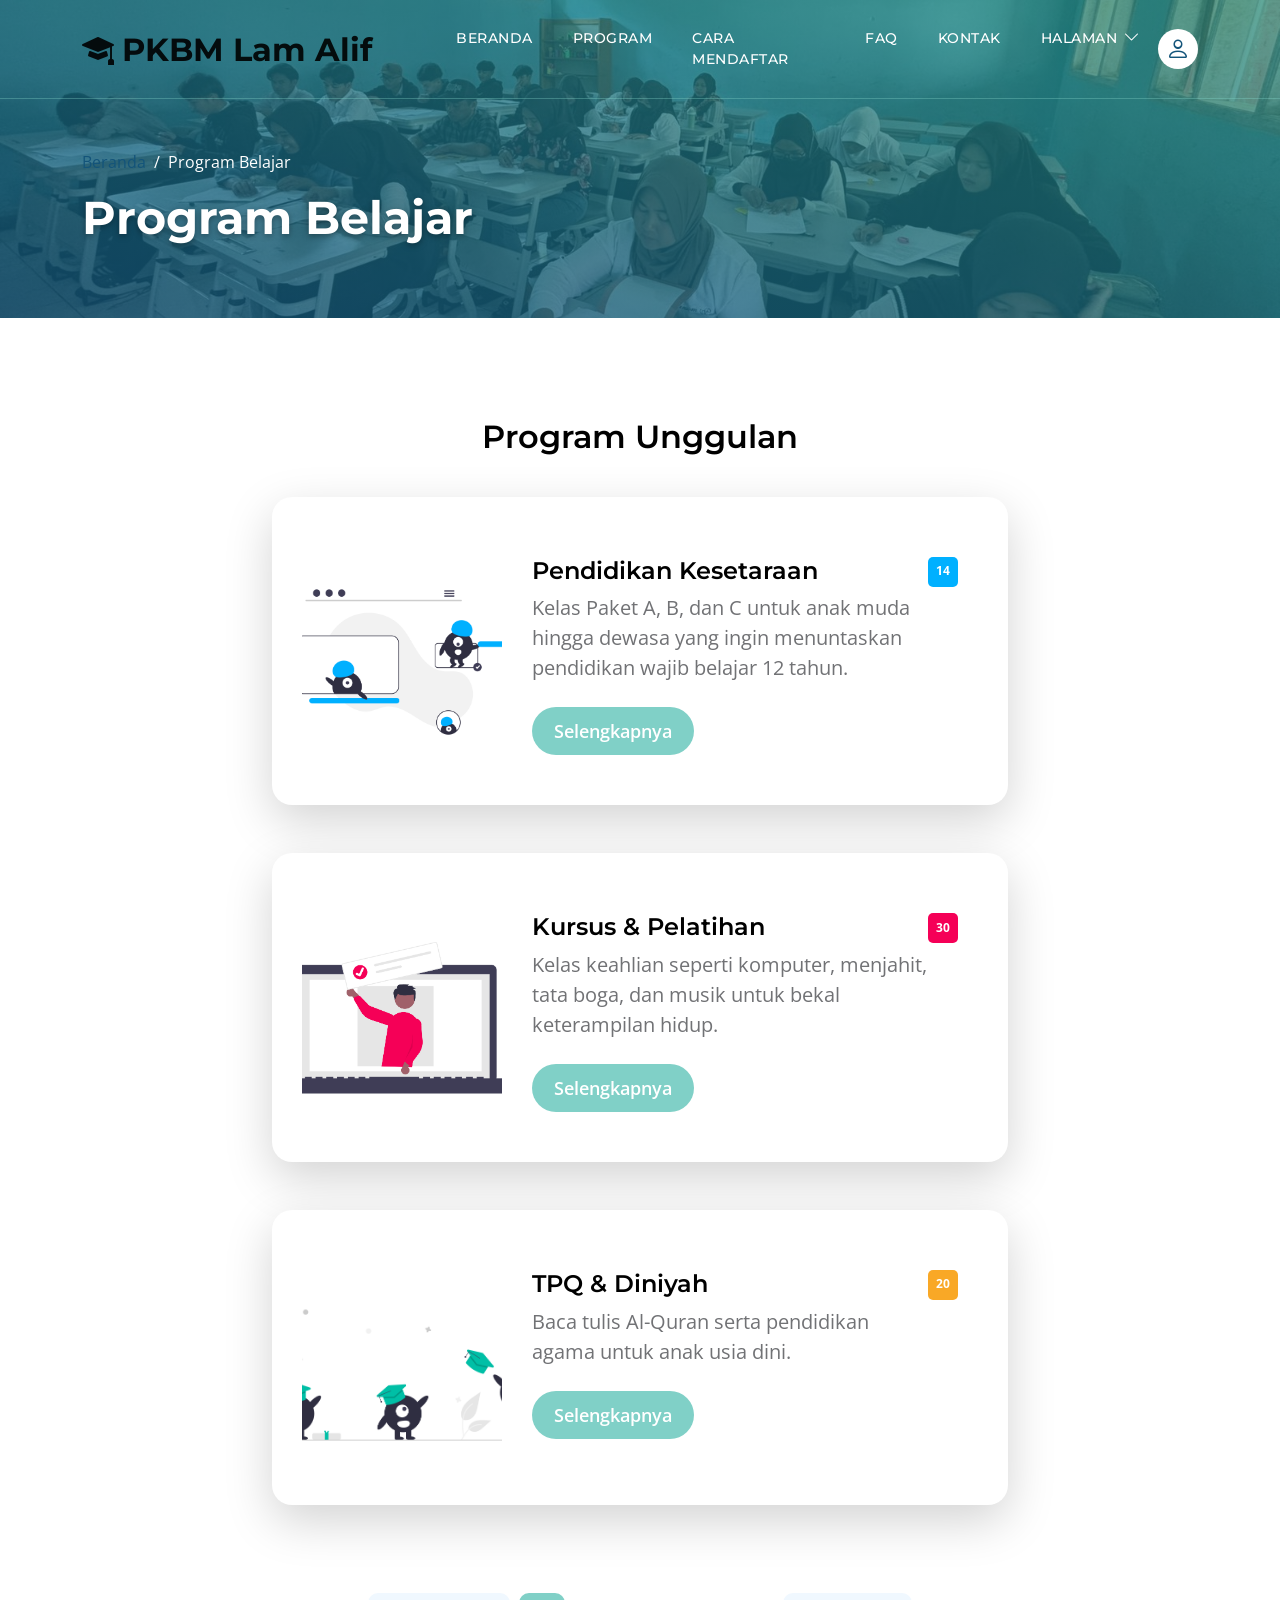
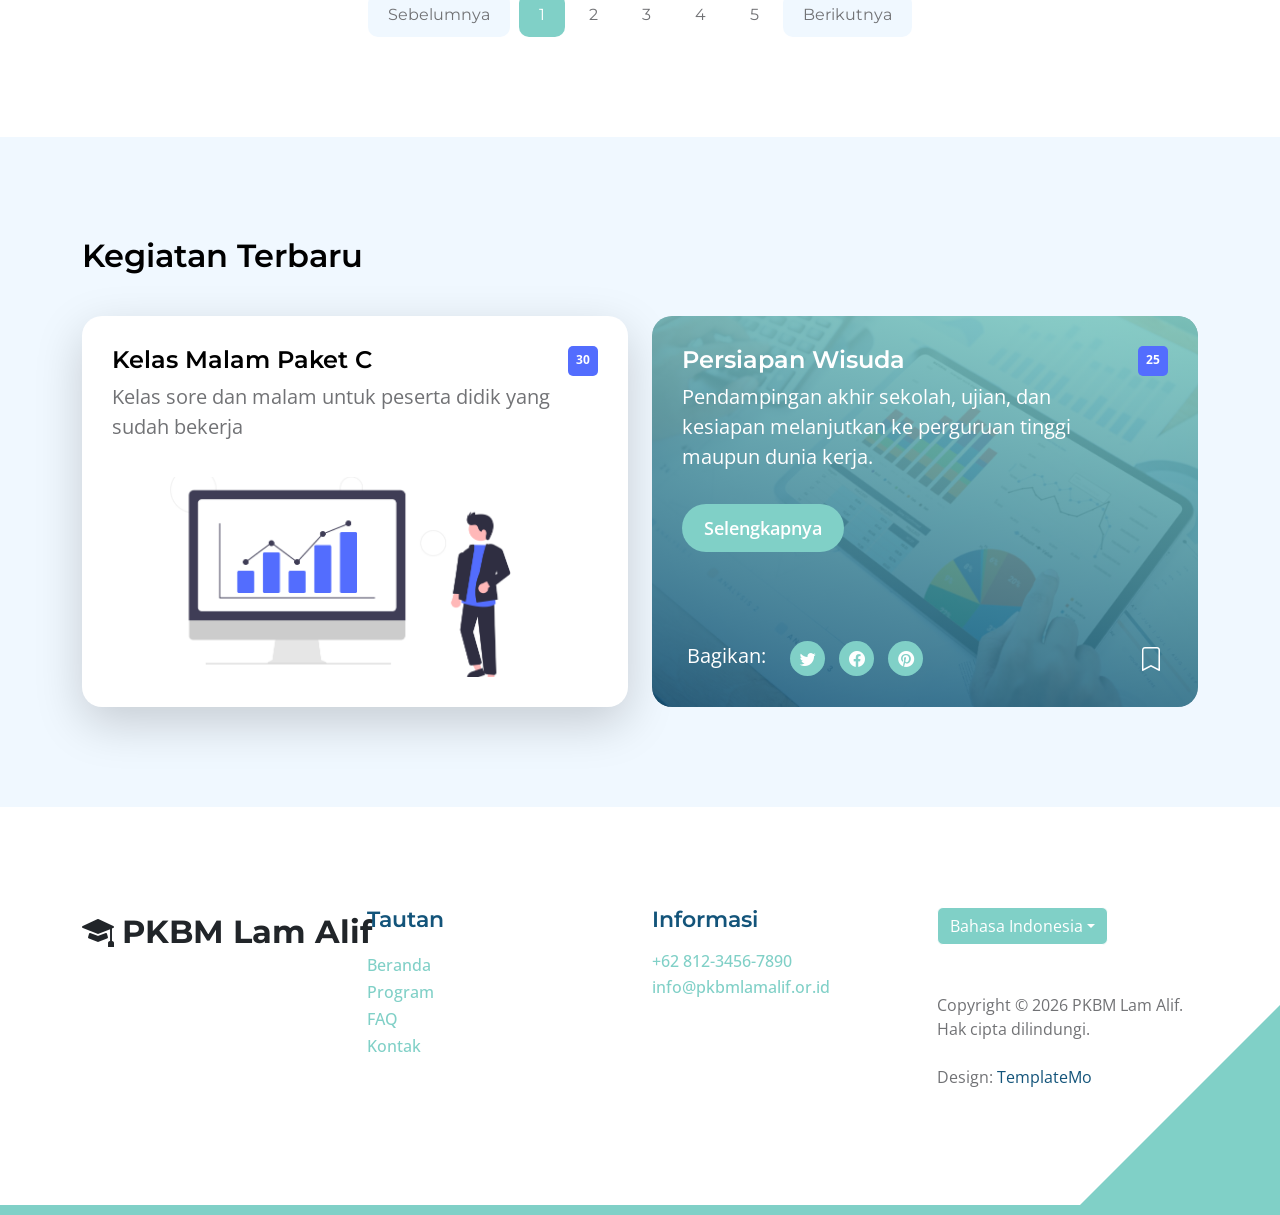
<file: topics-listing.html>
<!doctype html>
<html lang="id">
    <head>
        <meta charset="utf-8">
        <meta name="viewport" content="width=device-width, initial-scale=1">

        <meta name="description" content="Daftar program belajar di PKBM Lam Alif: pendidikan kesetaraan Paket A, B, C, TPQ, dan kursus keahlian.">
        <meta name="author" content="PKBM Lam Alif">

        <title>Program Belajar | PKBM Lam Alif</title>

        <!-- CSS FILES -->        
        <link rel="preconnect" href="https://fonts.googleapis.com">
        
        <link rel="preconnect" href="https://fonts.gstatic.com" crossorigin>

        <link href="https://fonts.googleapis.com/css2?family=Montserrat:wght@500;600;700&family=Open+Sans&display=swap" rel="stylesheet">
                        
        <link href="css/bootstrap.min.css" rel="stylesheet">

        <link href="css/bootstrap-icons.css" rel="stylesheet">

        <link href="css/templatemo-topic-listing.css" rel="stylesheet">
<!--

TemplateMo 590 topic listing

https://templatemo.com/tm-590-topic-listing

-->
    </head>
    
    <body class="topics-listing-page" id="top">

        <main>

            <nav class="navbar navbar-expand-lg">
                <div class="container">
                    <a class="navbar-brand" href="index.html">
                        <i class="bi-mortarboard-fill"></i>
                        <span>PKBM Lam Alif</span>
                    </a>

                    <div class="d-lg-none ms-auto me-4">
                        <a href="#top" class="navbar-icon bi-person smoothscroll"></a>
                    </div>
    
                    <button class="navbar-toggler" type="button" data-bs-toggle="collapse" data-bs-target="#navbarNav" aria-controls="navbarNav" aria-expanded="false" aria-label="Toggle navigasi">
                        <span class="navbar-toggler-icon"></span>
                    </button>
    
                    <div class="collapse navbar-collapse" id="navbarNav">
                        <ul class="navbar-nav ms-lg-5 me-lg-auto">
                            <li class="nav-item">
                                <a class="nav-link click-scroll" href="index.html#section_1">Beranda</a>
                            </li>

                            <li class="nav-item">
                                <a class="nav-link click-scroll" href="index.html#section_2">Program</a>
                            </li>
    
                            <li class="nav-item">
                                <a class="nav-link click-scroll" href="index.html#section_3">Cara Mendaftar</a>
                            </li>

                            <li class="nav-item">
                                <a class="nav-link click-scroll" href="index.html#section_4">FAQ</a>
                            </li>
    
                            <li class="nav-item">
                                <a class="nav-link click-scroll" href="index.html#section_5">Kontak</a>
                            </li>

                            <li class="nav-item dropdown">
                                <a class="nav-link dropdown-toggle" href="#" id="navbarLightDropdownMenuLink" role="button" data-bs-toggle="dropdown" aria-expanded="false">Halaman</a>

                                <ul class="dropdown-menu dropdown-menu-light" aria-labelledby="navbarLightDropdownMenuLink">
                                    <li><a class="dropdown-item active" href="topics-listing.html">Program Belajar</a></li>

                                    <li><a class="dropdown-item" href="contact.html">Hubungi Kami</a></li>
                                </ul>
                            </li>
                        </ul>

                        <div class="d-none d-lg-block">
                            <a href="#top" class="navbar-icon bi-person smoothscroll"></a>
                        </div>
                    </div>
                </div>
            </nav>


            <header class="site-header d-flex flex-column justify-content-center align-items-center">
                <div class="container">
                    <div class="row align-items-center">

                        <div class="col-lg-5 col-12">
                            <nav aria-label="breadcrumb">
                                <ol class="breadcrumb">
                                    <li class="breadcrumb-item"><a href="index.html">Beranda</a></li>

                                    <li class="breadcrumb-item active" aria-current="page">Program Belajar</li>
                                </ol>
                            </nav>

                            <h2 class="text-white">Program Belajar</h2>
                        </div>

                    </div>
                </div>
            </header>


            <section class="section-padding">
                <div class="container">
                    <div class="row">

                        <div class="col-lg-12 col-12 text-center">
                            <h3 class="mb-4">Program Unggulan</h3>
                        </div>

                        <div class="col-lg-8 col-12 mt-3 mx-auto">
                            <div class="custom-block custom-block-topics-listing bg-white shadow-lg mb-5">
                                <div class="d-flex">
                                    <img src="images/topics/undraw_Remote_design_team_re_urdx.png" class="custom-block-image img-fluid" alt="">

                                    <div class="custom-block-topics-listing-info d-flex">
                                        <div>
                                            <h5 class="mb-2">Pendidikan Kesetaraan</h5>

                                            <p class="mb-0">Kelas Paket A, B, dan C untuk anak muda hingga dewasa yang ingin menuntaskan pendidikan wajib belajar 12 tahun.</p>

                                            <a href="topics-detail.html" class="btn custom-btn mt-3 mt-lg-4">Selengkapnya</a>
                                        </div>

                                        <span class="badge bg-design rounded-pill ms-auto">14</span>
                                    </div>
                                </div>
                            </div>

                            <div class="custom-block custom-block-topics-listing bg-white shadow-lg mb-5">
                                <div class="d-flex">
                                    <img src="images/topics/undraw_online_ad_re_ol62.png" class="custom-block-image img-fluid" alt="">

                                    <div class="custom-block-topics-listing-info d-flex">
                                        <div>
                                            <h5 class="mb-2">Kursus &amp; Pelatihan</h5>

                                            <p class="mb-0">Kelas keahlian seperti komputer, menjahit, tata boga, dan musik untuk bekal keterampilan hidup.</p>

                                            <a href="topics-detail.html" class="btn custom-btn mt-3 mt-lg-4">Selengkapnya</a>
                                        </div>

                                        <span class="badge bg-advertising rounded-pill ms-auto">30</span>
                                    </div>
                                </div>
                            </div>

                            <div class="custom-block custom-block-topics-listing bg-white shadow-lg mb-5">
                                <div class="d-flex">
                                    <img src="images/topics/undraw_Graduation_re_gthn.png" class="custom-block-image img-fluid" alt="">

                                    <div class="custom-block-topics-listing-info d-flex">
                                        <div>
                                            <h5 class="mb-2">TPQ &amp; Diniyah</h5>

                                            <p class="mb-0">Baca tulis Al-Quran serta pendidikan agama untuk anak usia dini.</p>

                                            <a href="topics-detail.html" class="btn custom-btn mt-3 mt-lg-4">Selengkapnya</a>
                                        </div>

                                        <span class="badge bg-music rounded-pill ms-auto">20</span>
                                    </div>
                                </div>
                            </div>
                        </div>

                        <div class="col-lg-12 col-12">
                            <nav aria-label="Page navigation example">
                                <ul class="pagination justify-content-center mb-0">
                                    <li class="page-item">
                                        <a class="page-link" href="#" aria-label="Sebelumnya">
                                            <span aria-hidden="true">Sebelumnya</span>
                                        </a>
                                    </li>

                                    <li class="page-item active" aria-current="page">
                                        <a class="page-link" href="#">1</a>
                                    </li>
                                    
                                    <li class="page-item">
                                        <a class="page-link" href="#">2</a>
                                    </li>
                                    
                                    <li class="page-item">
                                        <a class="page-link" href="#">3</a>
                                    </li>

                                    <li class="page-item">
                                        <a class="page-link" href="#">4</a>
                                    </li>

                                    <li class="page-item">
                                        <a class="page-link" href="#">5</a>
                                    </li>
                                    
                                    <li class="page-item">
                                        <a class="page-link" href="#" aria-label="Berikutnya">
                                            <span aria-hidden="true">Berikutnya</span>
                                        </a>
                                    </li>
                                </ul>
                            </nav>
                        </div>

                    </div>
                </div>
            </section>


            <section class="section-padding section-bg">
                <div class="container">
                    <div class="row">

                        <div class="col-lg-12 col-12">
                            <h3 class="mb-4">Kegiatan Terbaru</h3>
                        </div>

                        <div class="col-lg-6 col-md-6 col-12 mt-3 mb-4 mb-lg-0">
                            <div class="custom-block bg-white shadow-lg">
                                <a href="topics-detail.html">
                                    <div class="d-flex">
                                        <div>
                                            <h5 class="mb-2">Kelas Malam Paket C</h5>

                                            <p class="mb-0">Kelas sore dan malam untuk peserta didik yang sudah bekerja</p>
                                        </div>

                                        <span class="badge bg-finance rounded-pill ms-auto">30</span>
                                    </div>

                                    <img src="images/topics/undraw_Finance_re_gnv2.png" class="custom-block-image img-fluid" alt="">
                                </a>
                            </div>
                        </div>

                        <div class="col-lg-6 col-md-6 col-12 mt-lg-3">
                            <div class="custom-block custom-block-overlay">
                                <div class="d-flex flex-column h-100">
                                    <img src="images/businesswoman-using-tablet-analysis.jpg" class="custom-block-image img-fluid" alt="">

                                    <div class="custom-block-overlay-text d-flex">
                                        <div>
                                            <h5 class="text-white mb-2">Persiapan Wisuda</h5>

                                            <p class="text-white">Pendampingan akhir sekolah, ujian, dan kesiapan melanjutkan ke perguruan tinggi maupun dunia kerja.</p>

                                            <a href="topics-detail.html" class="btn custom-btn mt-2 mt-lg-3">Selengkapnya</a>
                                        </div>

                                        <span class="badge bg-finance rounded-pill ms-auto">25</span>
                                    </div>

                                    <div class="social-share d-flex">
                                        <p class="text-white me-4">Bagikan:</p>

                                        <ul class="social-icon">
                                            <li class="social-icon-item">
                                                <a href="#" class="social-icon-link bi-twitter"></a>
                                            </li>

                                            <li class="social-icon-item">
                                                <a href="#" class="social-icon-link bi-facebook"></a>
                                            </li>

                                            <li class="social-icon-item">
                                                <a href="#" class="social-icon-link bi-pinterest"></a>
                                            </li>
                                        </ul>

                                        <a href="#" class="custom-icon bi-bookmark ms-auto"></a>
                                    </div>

                                    <div class="section-overlay"></div>
                                </div>
                            </div>
                        </div>

                    </div>
                </div>
            </section>
        </main>

		<footer class="site-footer section-padding">
            <div class="container">
                <div class="row">

                    <div class="col-lg-3 col-12 mb-4 pb-2">
                        <a class="navbar-brand mb-2" href="index.html">
                            <i class="bi-mortarboard-fill"></i>
                            <span>PKBM Lam Alif</span>
                        </a>
                    </div>

                    <div class="col-lg-3 col-md-4 col-6">
                        <h6 class="site-footer-title mb-3">Tautan</h6>

                        <ul class="site-footer-links">
                            <li class="site-footer-link-item">
                                <a href="index.html#section_1" class="site-footer-link">Beranda</a>
                            </li>

                            <li class="site-footer-link-item">
                                <a href="index.html#section_2" class="site-footer-link">Program</a>
                            </li>

                            <li class="site-footer-link-item">
                                <a href="index.html#section_4" class="site-footer-link">FAQ</a>
                            </li>

                            <li class="site-footer-link-item">
                                <a href="index.html#section_5" class="site-footer-link">Kontak</a>
                            </li>
                        </ul>
                    </div>

                    <div class="col-lg-3 col-md-4 col-6 mb-4 mb-lg-0">
                        <h6 class="site-footer-title mb-3">Informasi</h6>

                        <p class="text-white d-flex mb-1">
                            <a href="tel:+6281234567890" class="site-footer-link">
                                +62 812-3456-7890
                            </a>
                        </p>

                        <p class="text-white d-flex">
                            <a href="mailto:info@pkbmlamalif.or.id" class="site-footer-link">
                                info@pkbmlamalif.or.id
                            </a>
                        </p>
                    </div>

                    <div class="col-lg-3 col-md-4 col-12 mt-4 mt-lg-0 ms-auto">
                        <div class="dropdown">
                            <button class="btn btn-secondary dropdown-toggle" type="button" data-bs-toggle="dropdown" aria-expanded="false">
                            Bahasa Indonesia</button>

                            <ul class="dropdown-menu">
                                <li><button class="dropdown-item" type="button">English</button></li>

                                <li><button class="dropdown-item" type="button">Melayu</button></li>

                                <li><button class="dropdown-item" type="button">Aceh</button></li>
                            </ul>
                        </div>

                        <p class="copyright-text mt-lg-5 mt-4">Copyright © 2026 PKBM Lam Alif. Hak cipta dilindungi.
                        <br><br>Design: <a rel="nofollow" href="https://templatemo.com" target="_blank">TemplateMo</a></p>
                        
                    </div>

                </div>
            </div>
        </footer>

        <!-- JAVASCRIPT FILES -->
        <script src="js/jquery.min.js"></script>
        <script src="js/bootstrap.bundle.min.js"></script>
        <script src="js/jquery.sticky.js"></script>
        <script src="js/custom.js"></script>

    </body>
</html>
</file>
<file: css/templatemo-topic-listing.css>
/*

TemplateMo 590 topic listing

https://templatemo.com/tm-590-topic-listing

*/

/*---------------------------------------
  CUSTOM PROPERTIES ( VARIABLES )             
-----------------------------------------*/
:root {
  --white-color:                  #ffffff;
  --primary-color:                #13547a;
  --secondary-color:              #80d0c7;
  --section-bg-color:             #f0f8ff;
  --custom-btn-bg-color:          #80d0c7;
  --custom-btn-bg-hover-color:    #13547a;
  --dark-color:                   #000000;
  --p-color:                      #717275;
  --border-color:                 #7fffd4;
  --link-hover-color:             #13547a;

  --body-font-family:             'Open Sans', sans-serif;
  --title-font-family:            'Montserrat', sans-serif;

  --h1-font-size:                 58px;
  --h2-font-size:                 46px;
  --h3-font-size:                 32px;
  --h4-font-size:                 28px;
  --h5-font-size:                 24px;
  --h6-font-size:                 22px;
  --p-font-size:                  20px;
  --menu-font-size:               14px;
  --btn-font-size:                18px;
  --copyright-font-size:          16px;

  --border-radius-large:          100px;
  --border-radius-medium:         20px;
  --border-radius-small:          10px;

  --font-weight-normal:           400;
  --font-weight-medium:           500;
  --font-weight-semibold:         600;
  --font-weight-bold:             700;
}

body {
  background-color: var(--white-color);
  font-family: var(--body-font-family); 
}


/*---------------------------------------
  TYPOGRAPHY               
-----------------------------------------*/

h2,
h3,
h4,
h5,
h6 {
  color: var(--dark-color);
}

h1,
h2,
h3,
h4,
h5,
h6 {
  font-family: var(--title-font-family); 
  font-weight: var(--font-weight-semibold);
}

h1 {
  font-size: var(--h1-font-size);
  font-weight: var(--font-weight-bold);
}

h2 {
  font-size: var(--h2-font-size);
  font-weight: var(--font-weight-bold);
}

h3 {
  font-size: var(--h3-font-size);
}

h4 {
  font-size: var(--h4-font-size);
}

h5 {
  font-size: var(--h5-font-size);
}

h6 {
  color: var(--primary-color);
  font-size: var(--h6-font-size);
}

p {
  color: var(--p-color);
  font-size: var(--p-font-size);
  font-weight: var(--font-weight-normal);
}

ul li {
  color: var(--p-color);
  font-size: var(--p-font-size);
  font-weight: var(--font-weight-normal);
}

a, 
button {
  touch-action: manipulation;
  transition: all 0.3s;
}

a {
  display: inline-block;
  color: var(--primary-color);
  text-decoration: none;
}

a:hover {
  color: var(--link-hover-color);
}

b,
strong {
  font-weight: var(--font-weight-bold);
}


/*---------------------------------------
  SECTION               
-----------------------------------------*/
.section-padding {
  padding-top: 100px;
  padding-bottom: 100px;
}

.section-bg {
  background-color: var(--section-bg-color);
}

.section-overlay {
  background-image: linear-gradient(15deg, #13547a 0%, #80d0c7 100%);
  position: absolute;
  top: 0;
  left: 0;
  pointer-events: none;
  width: 100%;
  height: 100%;
  opacity: 0.85;
}

.section-overlay + .container {
  position: relative;
}

.tab-content {
  background-color: var(--white-color);
  border-radius: var(--border-radius-medium);
}

.nav-tabs {
  border-bottom: 1px solid #ecf3f2;
  margin-bottom: 40px;
  justify-content: center;
}

.nav-tabs .nav-link {
  border-radius: 0;
  border-top: 0;
  border-right: 0;
  border-left: 0;
  color: var(--p-color);
  font-family: var(--title-font-family);
  font-size: var(--btn-font-size);
  font-weight: var(--font-weight-medium);
  padding: 15px 25px;
  transition: all 0.3s;
}

.nav-tabs .nav-link:first-child {
  margin-right: 20px;
}

.nav-tabs .nav-item.show .nav-link, 
.nav-tabs .nav-link.active,
.nav-tabs .nav-link:focus, 
.nav-tabs .nav-link:hover {
  border-bottom-color: var(--primary-color);
  color: var(--primary-color);
}


/*---------------------------------------
  CUSTOM ICON COLOR               
-----------------------------------------*/
.custom-icon {
  color: var(--secondary-color);
}


/*---------------------------------------
  CUSTOM BUTTON               
-----------------------------------------*/
.custom-btn {
  background: var(--custom-btn-bg-color);
  border: 2px solid transparent;
  border-radius: var(--border-radius-large);
  color: var(--white-color);
  font-size: var(--btn-font-size);
  font-weight: var(--font-weight-semibold);
  line-height: normal;
  transition: all 0.3s;
  padding: 10px 20px;
}

.custom-btn:hover {
  background: var(--custom-btn-bg-hover-color);
  color: var(--white-color);
}

.custom-border-btn {
  background: transparent;
  border: 2px solid var(--custom-btn-bg-color);
  color: var(--custom-btn-bg-color);
}

.custom-border-btn:hover {
  background: var(--custom-btn-bg-color);
  border-color: transparent;
  color: var(--white-color);
}

.custom-btn-bg-white {
  border-color: var(--white-color);
  color: var(--white-color);
}


/*---------------------------------------
  SITE HEADER              
-----------------------------------------*/
.site-header {
  background-image: linear-gradient(15deg, #13547a 0%, #80d0c7 100%);
  padding-top: 150px;
  padding-bottom: 80px;
}

.site-header .container {
  height: 100%;
}

.breadcrumb-item+.breadcrumb-item::before,
.breadcrumb-item a:hover,
.breadcrumb-item.active {
  color: var(--white-color);
}

.site-header .custom-icon {
  color: var(--white-color);
  font-size: var(--h4-font-size);
}

.site-header .custom-icon:hover {
  color: var(--secondary-color);
}


/*---------------------------------------
  NAVIGATION              
-----------------------------------------*/
.sticky-wrapper {
  position: absolute;
  top: 0;
  right: 0;
  left: 0;
}

.sticky-wrapper.is-sticky .navbar {
  background-color: var(--secondary-color);
}

.navbar {
  background: transparent;
  border-bottom: 1px solid rgba(128, 208, 199, 0.35);
  z-index: 9;
}

.navbar-brand,
.navbar-brand:hover {
  font-size: var(--h3-font-size);
  font-weight: var(--font-weight-bold);
  display: block;
}

.navbar-brand span {
  font-family: var(--title-font-family);
}

.navbar-expand-lg .navbar-nav .nav-link {
  border-radius: var(--border-radius-large);
  margin: 10px;
  padding: 10px;
}

.navbar-nav .nav-link {
  display: inline-block;
  color: var(--white-color);
  font-family: var(--title-font-family); 
  font-size: var(--menu-font-size);
  font-weight: var(--font-weight-medium);
  text-transform: uppercase;
  letter-spacing: 0.5px;
  position: relative;
  padding-top: 15px;
  padding-bottom: 15px;
}

.navbar-nav .nav-link.active, 
.navbar-nav .nav-link:hover {
  color: var(--primary-color);
}

.navbar .dropdown-menu {
  background: var(--white-color);
  box-shadow: 0 1rem 3rem rgba(0,0,0,.175);
  border: 0;
  display: inherit;
  opacity: 0;
  min-width: 9rem;
  margin-top: 20px;
  padding: 13px 0 10px 0;
  transition: all 0.3s;
  pointer-events: none;
}

.navbar .dropdown-menu::before {
  content: "";
  width: 0;
  height: 0;
  border-left: 20px solid transparent;
  border-right: 20px solid transparent;
  border-bottom: 15px solid var(--white-color);
  position: absolute;
  top: -10px;
  left: 10px;
}

.navbar .dropdown-item {
  display: inline-block;
  color: var(--p-bg-color);
  font-family: var(--title-font-family); 
  font-size: var(--menu-font-size);
  font-weight: var(--font-weight-medium);
  text-transform: uppercase;
  letter-spacing: 0.5px;
  position: relative;
}

.navbar .dropdown-item.active, 
.navbar .dropdown-item:active,
.navbar .dropdown-item:focus, 
.navbar .dropdown-item:hover {
  background: transparent;
  color: var(--primary-color);
}

.navbar .dropdown-toggle::after {
  content: "\f282";
  display: inline-block;
  font-family: bootstrap-icons !important;
  font-size: var(--copyright-font-size);
  font-style: normal;
  font-weight: normal !important;
  font-variant: normal;
  text-transform: none;
  line-height: 1;
  vertical-align: -.125em;
  -webkit-font-smoothing: antialiased;
  -moz-osx-font-smoothing: grayscale;
  position: relative;
  left: 2px;
  border: 0;
}

@media screen and (min-width: 992px) {
  .navbar .dropdown:hover .dropdown-menu {
    opacity: 1;
    margin-top: 0;
    pointer-events: auto;
  }
}

.navbar-icon {
  background: var(--white-color);
  border-radius: var(--border-radius-large);
  display: inline-block;
  font-size: var(--h5-font-size);
  width: 40px;
  height: 40px;
  line-height: 40px;
  text-align: center;
  transition: all 0.3s ease;
}

.navbar-icon:hover {
  background: var(--primary-color);
  color: var(--white-color);
}

.navbar-toggler {
  border: 0;
  padding: 0;
  cursor: pointer;
  margin: 0;
  width: 30px;
  height: 35px;
  outline: none;
}

.navbar-toggler:focus {
  outline: none;
  box-shadow: none;
}

.navbar-toggler[aria-expanded="true"] .navbar-toggler-icon {
  background: transparent;
}

.navbar-toggler[aria-expanded="true"] .navbar-toggler-icon:before,
.navbar-toggler[aria-expanded="true"] .navbar-toggler-icon:after {
  transition: top 300ms 50ms ease, -webkit-transform 300ms 350ms ease;
  transition: top 300ms 50ms ease, transform 300ms 350ms ease;
  transition: top 300ms 50ms ease, transform 300ms 350ms ease, -webkit-transform 300ms 350ms ease;
  top: 0;
}

.navbar-toggler[aria-expanded="true"] .navbar-toggler-icon:before {
  transform: rotate(45deg);
}

.navbar-toggler[aria-expanded="true"] .navbar-toggler-icon:after {
  transform: rotate(-45deg);
}

.navbar-toggler .navbar-toggler-icon {
  background: var(--white-color);
  transition: background 10ms 300ms ease;
  display: block;
  width: 30px;
  height: 2px;
  position: relative;
}

.navbar-toggler .navbar-toggler-icon:before,
.navbar-toggler .navbar-toggler-icon:after {
  transition: top 300ms 350ms ease, -webkit-transform 300ms 50ms ease;
  transition: top 300ms 350ms ease, transform 300ms 50ms ease;
  transition: top 300ms 350ms ease, transform 300ms 50ms ease, -webkit-transform 300ms 50ms ease;
  position: absolute;
  right: 0;
  left: 0;
  background: var(--white-color);
  width: 30px;
  height: 2px;
  content: '';
}

.navbar-toggler .navbar-toggler-icon::before {
  top: -8px;
}

.navbar-toggler .navbar-toggler-icon::after {
  top: 8px;
}


/*---------------------------------------
  HERO        
-----------------------------------------*/
.hero-section {
  background-image: linear-gradient(15deg, #13547a 0%, #80d0c7 100%);
  position: relative;
  overflow: hidden;
  padding-top: 150px;
  padding-bottom: 150px;
}

.hero-section .input-group {
  background-color: var(--white-color);
  border-radius: var(--border-radius-large);
  padding: 10px 15px;
}

.hero-section .input-group-text {
  background-color: transparent;
  border: 0;
}

.hero-section input[type="search"] {
  border: 0;
  box-shadow: none;
  margin-bottom: 0;
  padding-left: 0;
}

.hero-section button[type="submit"] {
  background-color: var(--primary-color);
  border: 0;
  border-radius: var(--border-radius-large) !important;
  color: var(--white-color);
  max-width: 150px;
}


/*---------------------------------------
  TOPICS              
-----------------------------------------*/
.featured-section {
  background-color: var(--secondary-color);
  border-radius: 0 0 100px 100px;
  padding-bottom: 100px;
}

.featured-section .row {
  position: relative;
  bottom: 100px;
  margin-bottom: -100px;
}

.custom-block {
  border-radius: var(--border-radius-medium);
  position: relative;
  overflow: hidden;
  padding: 30px;
  transition: all 0.3s ease;
  height: 100%;
}

.custom-block:hover {
  background-color: var(--secondary-color);
  transform: translateY(-3px);
}

.custom-block > a {
  width: 100%;
}

.custom-block-image {
  display: block;
  width: 100%;
  height: 200px;
  object-fit: cover;
  margin-top: 35px;
}

.custom-block .rounded-pill {
  border-radius: 5px !important;
  display: flex;
  justify-content: center;
  text-align: center;
  width: 30px;
  height: 30px;
  line-height: 20px;
}

.custom-block-overlay {
  height: 100%;
  min-height: 350px;
  padding: 0;
}

.custom-block-overlay > a {
  height: 100%;
}

.custom-block-overlay .custom-block-image {
  border-radius: var(--border-radius-medium);
  display: block;
  height: 100%;
  margin-top: 0;
}

.custom-block-overlay-text {
  position: absolute;
  z-index: 2;
  top: 0;
  right: 0;
  left: 0;
  padding: 30px;
}

.social-share {
  position: absolute;
  bottom: 0;
  right: 0;
  left: 0;
  z-index: 2;
  padding: 20px 35px;
}

.social-share .bi-bookmark {
  color: var(--white-color);
  font-size: var(--h5-font-size);
}

.social-share .bi-bookmark:hover {
  color: var(--secondary-color);
}

.bg-design {
  background-color: #00B0FF;
}

.bg-graphic {
  background-color: #00BFA6;
}

.bg-advertising {
  background-color: #F50057;
}

.bg-finance {
  background-color: #536DFE;
}

.bg-music {
  background-color: #F9A826;
}

.bg-education {
  background-color: #00BFA6;
}


/*---------------------------------------
  TOPICS               
-----------------------------------------*/
.topics-detail-block {
  border-radius: var(--border-radius-medium);
  position: relative;
  overflow: hidden;
}

.topics-detail-block-image {
  display: block;
  border-radius: var(--border-radius-medium);
}

blockquote {
  background-color: var(--section-bg-color);
  border-radius: var(--border-radius-small);
  font-family: var(--title-font-family);
  font-size: var(--h4-font-size);
  font-weight: var(--font-weight-bold);
  display: inline-block;
  text-align: center;
  margin: 30px;
  padding: 40px;
}

.topics-listing-page .site-header {
  padding-bottom: 65px;
}

.custom-block-topics-listing-info {
  margin: 30px 20px 20px 30px;
}

.custom-block-topics-listing {
  height: inherit;
}

.custom-block-topics-listing .custom-block-image {
  width: 200px;
}


/*---------------------------------------
  PAGINATION              
-----------------------------------------*/
.pagination {
  margin-top: 40px;
}

.page-link {
  border: 0;
  border-radius: var(--border-radius-small);
  color: var(--p-color);
  font-family: var(--title-font-family);
  margin: 0 5px;
  padding: 10px 20px;
}

.page-link:hover,
.page-item:first-child .page-link:hover,
.page-item:last-child .page-link:hover {
  background-color: var(--secondary-color);
  color: var(--white-color);
}

.page-item:first-child .page-link {
  margin-right: 10px;
}

.page-item:first-child .page-link,
.page-item:last-child .page-link {
  background-color: var(--section-bg-color);
  border-radius: var(--border-radius-small);
}

.active>.page-link, .page-link.active {
  background-color: var(--secondary-color);
  border-color: var(--secondary-color);
}


/*---------------------------------------
  TIMELINE              
-----------------------------------------*/
.timeline-section {
  background-image: url('../images/colleagues-working-cozy-office-medium-shot.jpg');
  background-repeat: no-repeat;
  background-position: center;
  background-size: cover;
  position: relative;
}

.timeline-container .vertical-scrollable-timeline {
  list-style-type: none;
  position: relative;
  padding-left: 0;
}

.timeline-container .vertical-scrollable-timeline .list-progress {
  width: 8px;
  height: 87%;
  background-color: var(--primary-color);
  position: absolute;
  left: 52px;
  top: 0;
  overflow: hidden;
}

.timeline-container .vertical-scrollable-timeline .list-progress .inner {
  position: absolute;
  right: 0;
  bottom: 0;
  height: 100%;
  background-color: var(--secondary-color);
  width: 100%;
}

.timeline-container .vertical-scrollable-timeline li {
  position: relative;
  padding: 20px 0px 65px 145px;
}

.timeline-container .vertical-scrollable-timeline li:last-child {
  padding-bottom: 0;
}

.timeline-container .vertical-scrollable-timeline li p {
  line-height: 40px;
}

.timeline-container .vertical-scrollable-timeline li p:last-child {
  margin-bottom: 0;
}

.timeline-container .vertical-scrollable-timeline li .icon-holder {
  position: absolute;
  left: 0;
  top: 0;
  width: 104px;
  height: 104px;
  display: flex;
  justify-content: center;
  align-items: center;
  background-color: var(--secondary-color);
  border-radius: 50%;
  z-index: 1;
  transition: 0.4s all;
}

.timeline-container .vertical-scrollable-timeline li .icon-holder::before {
  content: "";
  width: 80px;
  height: 80px;
  border: 4px solid #fff;
  position: absolute;
  background-color: var(--secondary-color);
  border-radius: 50%;
  z-index: -1;
  transition: 0.4s all;
}

.timeline-container .vertical-scrollable-timeline li .icon-holder i {
  font-size: 25px;
  color: var(--white-color);
}

.timeline-container .vertical-scrollable-timeline li::before {
  content: "";
  position: absolute;
  height: 100%;
  width: 8px;
  background-color: transparent;
  left: 52px;
  z-index: 0;
}

.timeline-container .vertical-scrollable-timeline li.active .icon-holder {
  background-color: var(--primary-color);
}

.timeline-container .vertical-scrollable-timeline li.active .icon-holder::before {
  background-color: var(--primary-color);
}


/*---------------------------------------
  FAQs              
-----------------------------------------*/
.faq-section .accordion-item {
  border: 0;
}

.faq-section .accordion-button {
  font-size: var(--h6-font-size);
  font-weight: var(--font-weight-semibold);
}

.faq-section .accordion-item:first-of-type .accordion-button {
  border-radius: var(--border-radius-large);
}

.faq-section .accordion-button:not(.collapsed) {
  border-radius: var(--border-radius-large);
  box-shadow: none;
  color: var(--primary-color);
}

.faq-section .accordion-body {
  color: var(--p-color);
  font-size: var(--btn-font-size);
  line-height: 40px;
}

/*---------------------------------------
  NEWSLETTER               
-----------------------------------------*/
.newsletter-image {
  border-radius: var(--border-radius-medium);
}


/*---------------------------------------
  CONTACT               
-----------------------------------------*/
.google-map {
  border-radius: var(--border-radius-medium);
}

.contact-form .form-floating>textarea {
  border-radius: var(--border-radius-medium);
  height: 150px;
}


/*---------------------------------------
  SUBSCRIBE FORM               
-----------------------------------------*/
.subscribe-form-wrap {
  padding: 50px;
}

.subscribe-form {
  width: 95%;
}


/*---------------------------------------
  CUSTOM FORM               
-----------------------------------------*/
.custom-form .form-control {
  border-radius: var(--border-radius-large);
  color: var(--p-color);
  margin-bottom: 24px;
  padding-top: 13px;
  padding-bottom: 13px;
  padding-left: 20px;
  outline: none;
}

.form-floating>label {
  padding-left: 20px;
}

.custom-form button[type="submit"] {
  background: var(--custom-btn-bg-color);
  border: none;
  border-radius: var(--border-radius-large);
  color: var(--white-color);
  font-family: var(--title-font-family);
  font-size: var(--p-font-size);
  font-weight: var(--font-weight-semibold);
  transition: all 0.3s;
  margin-bottom: 0;
}

.custom-form button[type="submit"]:hover,
.custom-form button[type="submit"]:focus {
  background: var(--custom-btn-bg-hover-color);
  border-color: transparent;
}


/*---------------------------------------
  SITE FOOTER              
-----------------------------------------*/
.site-footer {
  border-bottom: 10px solid var(--secondary-color);
  position: relative;
}

.site-footer::after {
  content: "";
  position: absolute;
  bottom: 0;
  right: 0;
  width: 0;
  height: 0;
  border-style: solid;
  border-width: 0 0 200px 200px;
  border-color: transparent transparent var(--secondary-color) transparent;
  pointer-events: none;
}

.site-footer-title {
  color: var(--primary-color); 
}

.site-footer .dropdown-menu {
  padding: 0;
}

.site-footer .dropdown-item {
  color: var(--p-color);
  font-size: var(--menu-font-size);
  font-weight: var(--font-weight-medium);
  padding: 4px 18px;
}

.site-footer .dropdown-item:hover {
  background-color: transparent;
  color: var(--primary-color);
}

.site-footer .dropdown-menu li:first-child .dropdown-item {
  padding-top: 10px;
}

.site-footer .dropdown-menu li:last-child .dropdown-item {
  padding-bottom: 12px;
}

.site-footer .dropdown-toggle {
  background-color: var(--secondary-color);
  border-color: var(--white-color);
}

.site-footer .dropdown-toggle:hover {
  background-color: var(--primary-color);
  border-color: transparent;
}

.site-footer-links {
  padding-left: 0;
}

.site-footer-link-item {
  display: block;
  list-style: none;
  line-height: normal;
}

.site-footer-link {
  color: var(--secondary-color);
  font-size: var(--copyright-font-size);
  font-weight: var(--font-weight-medium);
  line-height: normal;
}

.copyright-text {
  font-size: var(--copyright-font-size);
}


/*---------------------------------------
  SOCIAL ICON               
-----------------------------------------*/
.social-icon {
  margin: 0;
  padding: 0;
}

.social-icon-item {
  list-style: none;
  display: inline-block;
  vertical-align: top;
}

.social-icon-link {
  background: var(--secondary-color);
  border-radius: var(--border-radius-large);
  color: var(--white-color);
  font-size: var(--copyright-font-size);
  display: block;
  margin-right: 10px;
  text-align: center;
  width: 35px;
  height: 35px;
  line-height: 36px;
  transition: background 0.2s, color 0.2s;
}

.social-icon-link:hover {
  background: var(--primary-color);
  color: var(--white-color);
}


/*---------------------------------------
  RESPONSIVE STYLES               
-----------------------------------------*/
@media screen and (max-width: 991px) {
  h1 {
    font-size: 48px;
  }

  h2 {
    font-size: 36px;
  }

  h3 {
    font-size: 32px;
  }

  h4 {
    font-size: 28px;
  }

  h5 {
    font-size: 20px;
  }

  h6 {
    font-size: 18px;
  }

  .section-padding {
    padding-top: 50px;
    padding-bottom: 50px;
  }
  
  .navbar {
    background-color: var(--secondary-color);
  }

  .navbar-nav .dropdown-menu {
    position: relative;
    left: 10px;
    opacity: 1;
    pointer-events: auto;
    max-width: 155px;
    margin-top: 10px;
    margin-bottom: 15px;
  }

  .navbar-expand-lg .navbar-nav {
    padding-bottom: 20px;
  }

  .navbar-expand-lg .navbar-nav .nav-link {
    padding: 0;
  }

  .nav-tabs .nav-link:first-child {
    margin-right: 5px;
  }

  .nav-tabs .nav-link {
    font-size: var(--copyright-font-size);
    padding: 10px;
  }

  .featured-section {
    border-radius: 0 0 80px 80px;
    padding-bottom: 50px;
  }

  .custom-block-topics-listing .custom-block-image {
    width: auto;
  }

  .custom-block-topics-listing > .d-flex,
  .custom-block-topics-listing-info,
  .custom-block-topics-listing a {
    flex-direction: column;
  }

  .timeline-container .vertical-scrollable-timeline .list-progress {
    height: 75%;
  }

  .timeline-container .vertical-scrollable-timeline li {
    padding-left: 135px;
  }

  .subscribe-form-wrap {
    padding-top: 30px;
    padding-bottom: 0;
  }
}

@media screen and (max-width: 480px) {
  h1 {
    font-size: 36px;
  }

  h2 {
    font-size: 28px;
  }

  h3 {
    font-size: 26px;
  }

  h4 {
    font-size: 22px;
  }

  h5 {
    font-size: 20px;
  }
}



/*---------------------------------------
  HEADER SLIDESHOW - PKBM Lam Alif
  Latar header (hero + site-header) berotasi:
  base = images/16.jpeg, ::before = 17.jpeg, ::after = 18.jpeg
  Ganti foto di url() di blok ini; siklus 15 detik (5 detik/foto).
-----------------------------------------*/
.hero-section,
.site-header {
  position: relative;
  overflow: hidden;
  background-image: linear-gradient(15deg, rgba(19, 84, 122, 0.78) 0%, rgba(35, 135, 128, 0.72) 100%), url("../images/16.jpeg");
  background-size: cover;
  background-position: center;
  background-repeat: no-repeat;
}

.hero-section::before,
.hero-section::after,
.site-header::before,
.site-header::after {
  content: "";
  position: absolute;
  inset: 0;
  z-index: 1;
  background-size: cover;
  background-position: center;
  background-repeat: no-repeat;
  pointer-events: none;
}

.hero-section::before,
.site-header::before {
  background-image: linear-gradient(15deg, rgba(19, 84, 122, 0.78) 0%, rgba(35, 135, 128, 0.72) 100%), url("../images/17.jpeg");
  animation: pkbm-header-slide-b 15s linear infinite;
}

.hero-section::after,
.site-header::after {
  background-image: linear-gradient(15deg, rgba(19, 84, 122, 0.78) 0%, rgba(35, 135, 128, 0.72) 100%), url("../images/18.jpeg");
  animation: pkbm-header-slide-c 15s linear infinite;
}

.hero-section .container,
.site-header .container {
  position: relative;
  z-index: 2;
}

.hero-section h1,
.site-header h2 {
  text-shadow: 0 2px 6px rgba(0, 0, 0, 0.35);
}

@keyframes pkbm-header-slide-b {
  0%, 30% { opacity: 0; }
  36.6%, 63.3% { opacity: 1; }
  70%, 100% { opacity: 0; }
}

@keyframes pkbm-header-slide-c {
  0%, 63.3% { opacity: 0; }
  70%, 96.6% { opacity: 1; }
  100% { opacity: 0; }
}

@media (prefers-reduced-motion: reduce) {

  .hero-section::before,
  .hero-section::after,
  .site-header::before,
  .site-header::after {
    animation: none;
    opacity: 0;
  }
}
</file>
